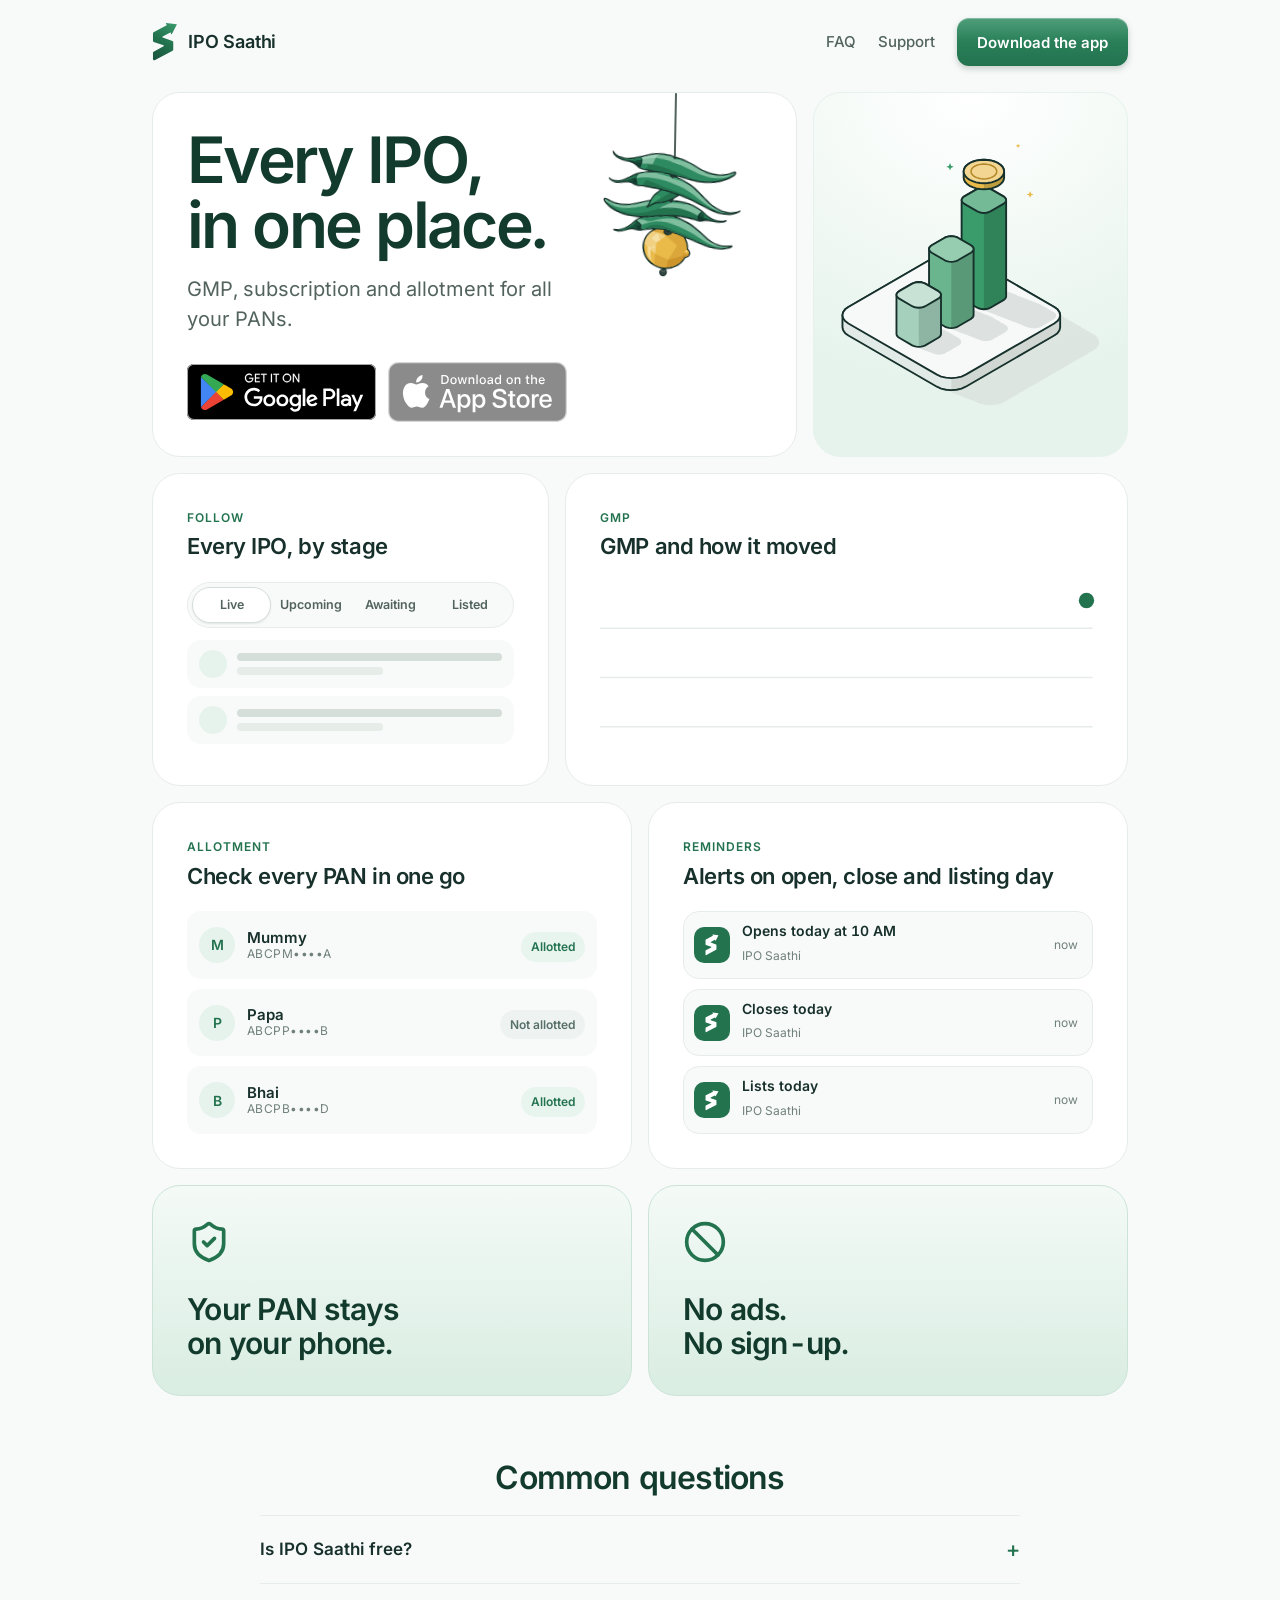
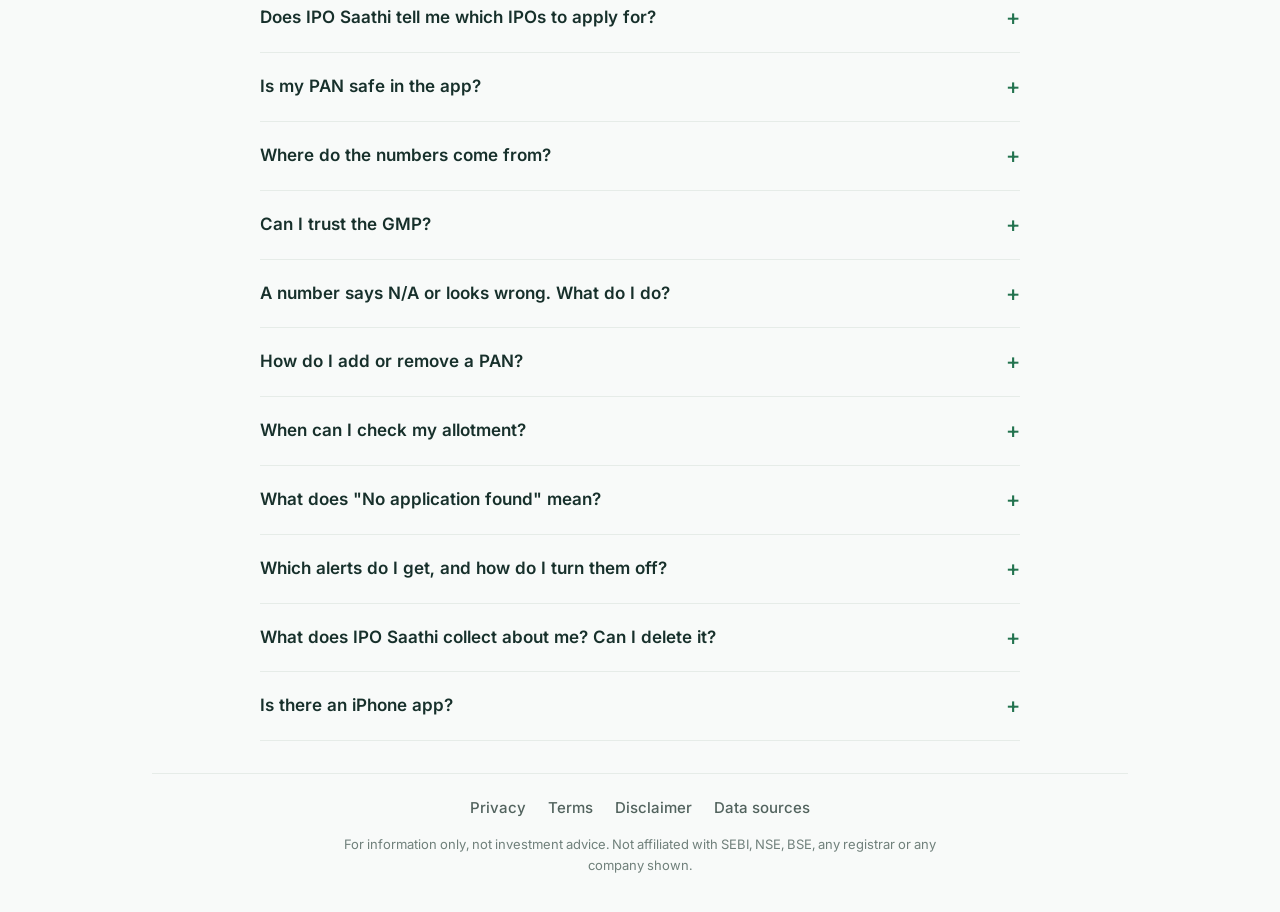
<file: index.html>
<!doctype html>
<html lang="en-IN">
<head>
<meta charset="utf-8">
<meta name="viewport" content="width=device-width, initial-scale=1">
<title>IPO Saathi</title>
<meta name="description" content="IPO GMP, subscription and allotment for all your PANs. No ads. No sign-up.">
<link rel="canonical" href="https://iposaathi.com/">
<meta property="og:type" content="website">
<meta property="og:site_name" content="IPO Saathi">
<meta property="og:title" content="IPO Saathi">
<meta property="og:description" content="IPO GMP, subscription and allotment for all your PANs. No ads. No sign-up.">
<meta property="og:url" content="https://iposaathi.com/">
<meta property="og:image" content="https://iposaathi.com/assets/og.png">
<meta name="twitter:card" content="summary_large_image">
<meta name="theme-color" content="#F8FAF9">
<link rel="icon" type="image/png" sizes="32x32" href="assets/favicon-32.png">
<link rel="icon" type="image/svg+xml" href="assets/favicon.svg">
<link rel="apple-touch-icon" href="assets/apple-touch-icon.png">
<link rel="preload" href="assets/fonts/inter-400Regular.woff2" as="font" type="font/woff2" crossorigin>
<link rel="preload" href="assets/fonts/inter-600SemiBold.woff2" as="font" type="font/woff2" crossorigin>
<link rel="stylesheet" href="style.css">
</head>
<body data-page="home" class="home">
<a class="skip" href="#main">Skip to content</a>
<div class="wrap">
  <header class="top"><a class="brand" data-track="logo" href="./"><img src="assets/logo.svg" alt="" width="26" height="39">IPO Saathi</a><nav class="nav" aria-label="Main"><a data-track="faq_header" href="#faq">FAQ</a><a data-track="support_header" href="support/">Support</a><a class="cta" data-track="download_header" href="#download">Download the app</a></nav></header>

  <main id="main" class="grid">
    <section id="download" class="t t-hero reveal" style="--i:0" data-charm>
      <div class="charm" aria-hidden="true"><i class="thread"></i><div class="art"><img src="assets/charm.svg" alt="" width="160" height="134"></div></div>
      <div class="copy">
        <h1>Every IPO, in one place.</h1>
        <p>GMP, subscription and allotment for all your PANs.</p>
      </div>
      <div class="stores">
        <img data-track="download_badge" src="assets/google-play-badge.svg" alt="Get it on Google Play (coming soon)" width="239" height="71">
        <img class="soon" src="assets/app-store-badge.svg" alt="Download on the App Store (coming soon)" width="120" height="40">
      </div>
    </section>
    <section class="t t-art reveal" style="--i:1"><img src="assets/hero.svg" alt="" width="322" height="326"></section>

    <section class="t t-tabs reveal" style="--i:2">
      <p class="k">Follow</p>
      <h2>Every IPO, by stage</h2>
      <div class="vis" aria-hidden="true">
        <div class="seg"><span class="ind"></span><b>Live</b><b>Upcoming</b><b>Awaiting</b><b>Listed</b></div>
        <div class="skel"><div><i></i><span><u></u><u></u></span></div><div><i></i><span><u></u><u></u></span></div></div>
      </div>
    </section>

    <section class="t t-gmp reveal" style="--i:3">
      <p class="k">GMP</p>
      <h2>GMP and how it moved</h2>
      <div class="vis" aria-hidden="true">
        <svg class="spark" viewBox="0 0 320 110" role="presentation">
          <defs><linearGradient id="gmpFill" x1="0" y1="0" x2="0" y2="1"><stop offset="0" stop-color="#23734F" stop-opacity=".22"/><stop offset="1" stop-color="#23734F" stop-opacity="0"/></linearGradient></defs>
          <line class="grid-l" x1="0" x2="320" y1="30" y2="30"/><line class="grid-l" x1="0" x2="320" y1="62" y2="62"/><line class="grid-l" x1="0" x2="320" y1="94" y2="94"/>
          <path class="ar" d="M4 86 C40 82 56 70 90 72 S140 50 172 54 S226 34 256 38 S300 14 316 12 L316 110 L4 110 Z"/>
          <path class="ln" pathLength="1" d="M4 86 C40 82 56 70 90 72 S140 50 172 54 S226 34 256 38 S300 14 316 12"/>
          <circle class="ring" cx="316" cy="12" r="5"/><circle class="dot" cx="316" cy="12" r="5"/>
        </svg>
      </div>
    </section>




    <section class="t t-family reveal" style="--i:7">
      <p class="k">Allotment</p>
      <h2>Check every PAN in one go</h2>
      <div class="vis fam" aria-hidden="true">
        <div class="row" style="--n:0"><div class="av">M</div><div class="nm">Mummy<small>ABCPM&bull;&bull;&bull;&bull;A</small></div><div class="chips"><span class="chip wait">Checking</span><span class="chip yes">Allotted</span></div></div>
        <div class="row" style="--n:1"><div class="av">P</div><div class="nm">Papa<small>ABCPP&bull;&bull;&bull;&bull;B</small></div><div class="chips"><span class="chip wait">Checking</span><span class="chip no">Not allotted</span></div></div>
        <div class="row" style="--n:2"><div class="av">B</div><div class="nm">Bhai<small>ABCPB&bull;&bull;&bull;&bull;D</small></div><div class="chips"><span class="chip wait">Checking</span><span class="chip yes">Allotted</span></div></div>
      </div>
    </section>

    <section class="t t-remind reveal" style="--i:8">
      <p class="k">Reminders</p>
      <h2>Alerts on open, close and listing day</h2>
      <div class="vis notifs" aria-hidden="true">
        <div class="n" style="--n:0"><span class="ic"><img src="assets/logo-white.svg" alt="" width="14" height="21"></span><span><b>Opens today at 10 AM</b><small>IPO Saathi</small></span><time>now</time></div>
        <div class="n" style="--n:1"><span class="ic"><img src="assets/logo-white.svg" alt="" width="14" height="21"></span><span><b>Closes today</b><small>IPO Saathi</small></span><time>now</time></div>
        <div class="n" style="--n:2"><span class="ic"><img src="assets/logo-white.svg" alt="" width="14" height="21"></span><span><b>Lists today</b><small>IPO Saathi</small></span><time>now</time></div>
      </div>
    </section>

    <section class="t t-private reveal" style="--i:9">
      <div class="ico"><svg viewBox="0 0 24 24" fill="none" stroke="currentColor" stroke-width="2" stroke-linecap="round" stroke-linejoin="round" aria-hidden="true"><path d="M20 13c0 5-3.5 7.5-7.66 8.95a1 1 0 0 1-.67-.01C7.5 20.5 4 18 4 13V6a1 1 0 0 1 1-1c2 0 4.5-1.2 6.24-2.72a1.17 1.17 0 0 1 1.52 0C14.51 3.81 17 5 19 5a1 1 0 0 1 1 1z"/><path class="draw" pathLength="1" d="m9 12 2 2 4-4"/></svg></div>
      <p>Your PAN stays<br>on your phone.</p>
    </section>

    <section class="t t-free reveal" style="--i:10">
      <div class="ico"><svg viewBox="0 0 24 24" fill="none" stroke="currentColor" stroke-width="2" stroke-linecap="round" stroke-linejoin="round" aria-hidden="true"><circle cx="12" cy="12" r="10"/><path class="draw" pathLength="1" d="m4.9 4.9 14.2 14.2"/></svg></div>
      <p>No ads.<br>No sign-up.</p>
    </section>
  </main>

  <section id="faq" class="faq">
    <h2>Common questions</h2>
      <details name="faq"><summary>Is IPO Saathi free?</summary><p>Yes. There are no ads, no sign-up and no payments.</p></details>
      <details name="faq"><summary>Does IPO Saathi tell me which IPOs to apply for?</summary><p>No. It shows public information only. It does not rate IPOs or give advice. It also does not take applications or money. You apply through your own broker or bank. See the <a href="disclaimer/">Disclaimer</a>.</p></details>
      <details name="faq"><summary>Is my PAN safe in the app?</summary><p>Your PAN stays on your phone, in its secure storage. The registrar needs the PAN to find your application. The app sends it to the registrar only when you tap Check allotment. It never goes to our servers. We do not see your PAN, your nicknames or your results. See the <a href="privacy/">Privacy Policy</a>.</p></details>
      <details name="faq"><summary>Where do the numbers come from?</summary><p>IPO details come from NSE, BSE and SEBI filings. Subscription comes from the exchanges' bidding data. GMP comes from public grey-market trackers. Allotment results come from the registrar. See <a href="data-sources/">Data sources</a> for each number.</p></details>
      <details name="faq"><summary>Can I trust the GMP?</summary><p>GMP is the grey market premium. It is an informal price that traders pay above the issue price. No exchange or regulator issues it. It can differ a lot from the real listing price. A high GMP does not mean an IPO will list at a gain. It is a signal, not a promise.</p></details>
      <details name="faq"><summary>A number says N/A or looks wrong. What do I do?</summary><p>N/A means the source has not published the number yet, or we could not match it with confidence. We show N/A instead of a guess. A new IPO often shows N/A in its first hours. If a number looks wrong, check the exchange page or the offer document first. Then write to hello@iposaathi.com with the company name and the number.</p></details>
      <details name="faq"><summary>How do I add or remove a PAN?</summary><p>To add a PAN, open the Allotment tab and tap the plus button. Give it a nickname, such as Mummy or Papa. To remove one PAN, tap the remove icon next to it, then tap Remove. To remove all PANs, go to Profile and choose Delete all saved PANs.</p></details>
      <details name="faq"><summary>When can I check my allotment?</summary><p>Check after the registrar publishes the results. This is usually in the evening of the allotment date. Before that, the app says the results are not out. Tap Check again after a few minutes. If you saved a PAN and the allotment alert is on, the app sends an alert when the results are out.</p></details>
      <details name="faq"><summary>What does "No application found" mean?</summary><p>The registrar has no application under that PAN. This has two common causes. You applied with a different PAN, or the registrar has not published the results yet. Check the PAN first. Then tap Check again later. If both are correct, ask your broker or the registrar.</p></details>
      <details name="faq"><summary>Which alerts do I get, and how do I turn them off?</summary><p>You can get four alerts. An IPO opens, at 9:30 AM on the first day. An IPO closes, at 9:00 AM on the last day. An IPO lists, at 9:45 AM on listing day. Your allotment results are out. If several IPOs share a day, you get one alert for all of them. To turn an alert off, go to Profile, then Notifications.</p></details>
      <details name="faq"><summary>What does IPO Saathi collect about me? Can I delete it?</summary><p>There is no account. We never ask for your name, phone number or email. We count how people use the app (screens and taps) under a random install code. We never collect your PAN or your results. To delete your usage data, go to Profile, then Feedback. The app copies your support code and opens an email. Paste the code, write that you want your data deleted and send it. We reply within 30 days. More in the <a href="privacy/#rights">Privacy Policy</a>.</p></details>
      <details name="faq"><summary>Is there an iPhone app?</summary><p>Not yet. IPO Saathi works on Android phones now.</p></details>
  </section>

  <footer class="foot">
    <ul>
      <li class="m-only"><a data-track="footer_faq" href="#faq">FAQ</a></li>
      <li class="m-only"><a data-track="footer_support" href="support/">Support</a></li>
      <li><a data-track="footer_privacy" href="privacy/">Privacy</a></li>
      <li><a data-track="footer_terms" href="terms/">Terms</a></li>
      <li><a data-track="footer_disclaimer" href="disclaimer/">Disclaimer</a></li>
      <li><a data-track="footer_data_sources" href="data-sources/">Data sources</a></li>
    </ul>
    <p>For information only, not investment advice. Not affiliated with SEBI, NSE, BSE, any registrar or any company shown.</p>
  </footer>
</div>
<script src="assets/track.js" defer></script>
<script src="assets/charm.js" defer></script>
</body>
</html>
</file>
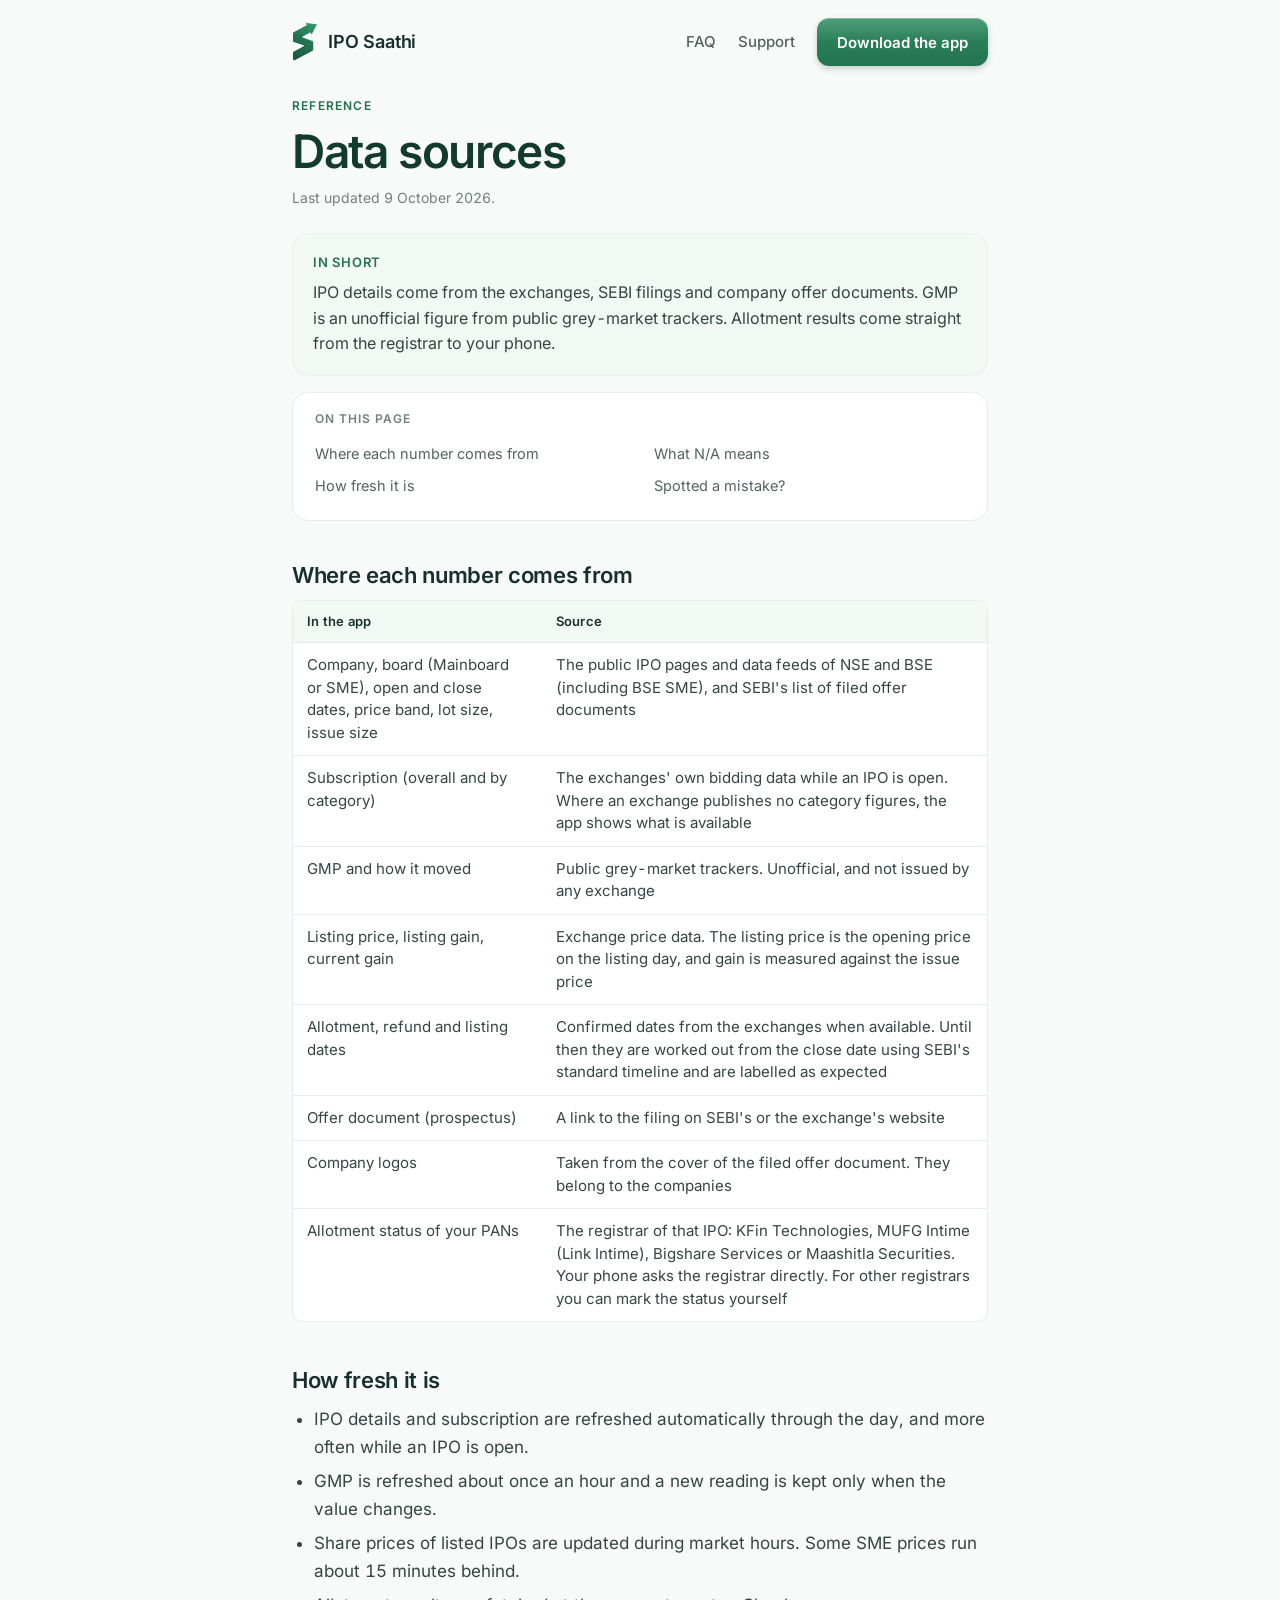
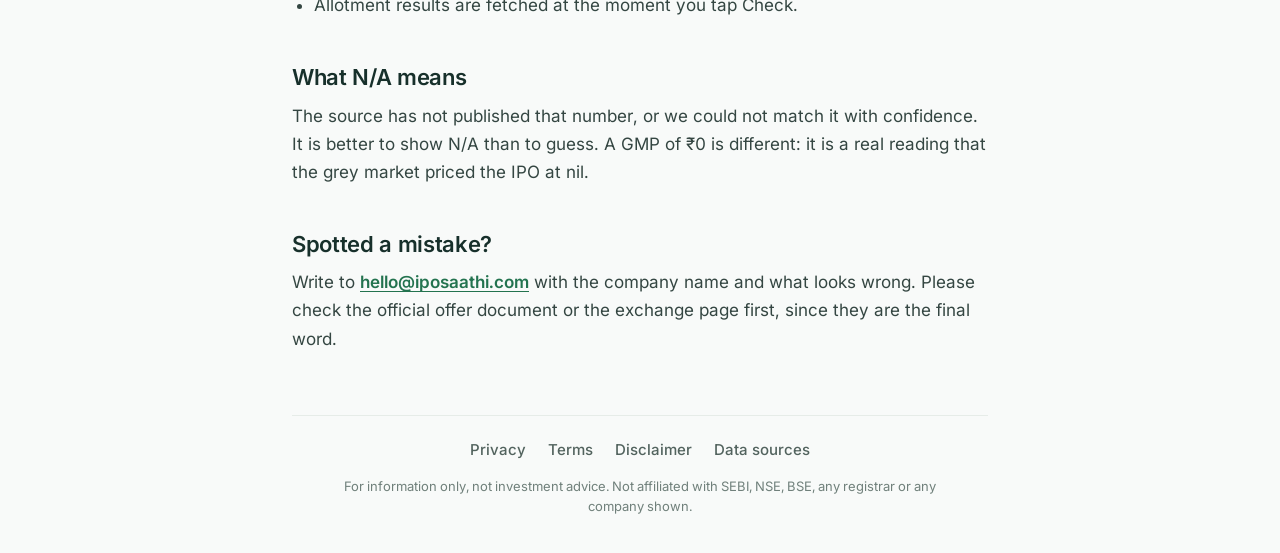
<file: data-sources/index.html>
<!doctype html>
<html lang="en-IN">
<head>
<meta charset="utf-8">
<meta name="viewport" content="width=device-width, initial-scale=1">
<title>Data sources · IPO Saathi</title>
<meta name="description" content="Where IPO Saathi gets its IPO, subscription, GMP, price and allotment information, and how fresh it is.">
<link rel="canonical" href="https://iposaathi.com/data-sources/">
<meta property="og:type" content="website">
<meta property="og:site_name" content="IPO Saathi">
<meta property="og:title" content="Data sources · IPO Saathi">
<meta property="og:url" content="https://iposaathi.com/data-sources/">
<meta property="og:image" content="https://iposaathi.com/assets/og.png">
<meta name="theme-color" content="#F8FAF9">
<link rel="icon" type="image/png" sizes="32x32" href="../assets/favicon-32.png">
<link rel="icon" type="image/svg+xml" href="../assets/favicon.svg">
<link rel="apple-touch-icon" href="../assets/apple-touch-icon.png">
<link rel="preload" href="../assets/fonts/inter-400Regular.woff2" as="font" type="font/woff2" crossorigin>
<link rel="preload" href="../assets/fonts/inter-600SemiBold.woff2" as="font" type="font/woff2" crossorigin>
<link rel="stylesheet" href="../style.css">
</head>
<body data-page="data-sources" class="doc-page">
<a class="skip" href="#main">Skip to content</a>
<div class="wrap">
  <header class="top">
    <a class="brand" data-track="logo" href="../"><img src="../assets/logo.svg" alt="" width="26" height="39">IPO Saathi</a><nav class="nav" aria-label="Main"><a data-track="faq_header" href="../#faq">FAQ</a><a data-track="support_header" href="../support/">Support</a><a class="cta" data-track="download_header" href="../#download">Download the app</a></nav>
  </header>

  <main id="main" class="doc">
    <header>
      <p class="eyebrow">Reference</p>
      <h1>Data sources</h1>
      <p class="meta">Last updated 9 October 2026.</p>
      <div class="summary">
        <h2>In short</h2>
        <p>IPO details come from the exchanges, SEBI filings and company offer documents. GMP is an unofficial figure from public grey-market trackers. Allotment results come straight from the registrar to your phone.</p>
      </div>
    </header>

    <nav class="toc" aria-label="On this page">
      <h2>On this page</h2>
      <ol>
        <li><a href="#table">Where each number comes from</a></li>
        <li><a href="#fresh">How fresh it is</a></li>
        <li><a href="#na">What N/A means</a></li>
        <li><a href="#wrong">Spotted a mistake?</a></li>
      </ol>
    </nav>

    <div class="prose">

      <h2 id="table">Where each number comes from</h2>
      <div class="table-wrap">
        <table>
          <thead><tr><th>In the app</th><th>Source</th></tr></thead>
          <tbody>
            <tr><td>Company, board (Mainboard or SME), open and close dates, price band, lot size, issue size</td><td>The public IPO pages and data feeds of NSE and BSE (including BSE SME), and SEBI's list of filed offer documents</td></tr>
            <tr><td>Subscription (overall and by category)</td><td>The exchanges' own bidding data while an IPO is open. Where an exchange publishes no category figures, the app shows what is available</td></tr>
            <tr><td>GMP and how it moved</td><td>Public grey-market trackers. Unofficial, and not issued by any exchange</td></tr>
            <tr><td>Listing price, listing gain, current gain</td><td>Exchange price data. The listing price is the opening price on the listing day, and gain is measured against the issue price</td></tr>
            <tr><td>Allotment, refund and listing dates</td><td>Confirmed dates from the exchanges when available. Until then they are worked out from the close date using SEBI's standard timeline and are labelled as expected</td></tr>
            <tr><td>Offer document (prospectus)</td><td>A link to the filing on SEBI's or the exchange's website</td></tr>
            <tr><td>Company logos</td><td>Taken from the cover of the filed offer document. They belong to the companies</td></tr>
            <tr><td>Allotment status of your PANs</td><td>The registrar of that IPO: KFin Technologies, MUFG Intime (Link Intime), Bigshare Services or Maashitla Securities. Your phone asks the registrar directly. For other registrars you can mark the status yourself</td></tr>
          </tbody>
        </table>
      </div>

      <h2 id="fresh">How fresh it is</h2>
      <ul>
        <li>IPO details and subscription are refreshed automatically through the day, and more often while an IPO is open.</li>
        <li>GMP is refreshed about once an hour and a new reading is kept only when the value changes.</li>
        <li>Share prices of listed IPOs are updated during market hours. Some SME prices run about 15 minutes behind.</li>
        <li>Allotment results are fetched at the moment you tap Check.</li>
      </ul>

      <h2 id="na">What N/A means</h2>
      <p>The source has not published that number, or we could not match it with confidence. It is better to show N/A than to guess. A GMP of ₹0 is different: it is a real reading that the grey market priced the IPO at nil.</p>

      <h2 id="wrong">Spotted a mistake?</h2>
      <p>Write to <a class="mail" href="mailto:hello@iposaathi.com?subject=IPO%20Saathi">hello@iposaathi.com</a> with the company name and what looks wrong. Please check the official offer document or the exchange page first, since they are the final word.</p>
    </div>
  </main>

  <footer class="foot">
    <ul>
      <li class="m-only"><a data-track="footer_faq" href="../#faq">FAQ</a></li>
      <li class="m-only"><a data-track="footer_support" href="../support/">Support</a></li>
      <li><a data-track="footer_privacy" href="../privacy/">Privacy</a></li>
      <li><a data-track="footer_terms" href="../terms/">Terms</a></li>
      <li><a data-track="footer_disclaimer" href="../disclaimer/">Disclaimer</a></li>
      <li><a data-track="footer_data_sources" href="../data-sources/">Data sources</a></li>
    </ul>
    <p>For information only, not investment advice. Not affiliated with SEBI, NSE, BSE, any registrar or any company shown.</p>
  </footer>
</div>
<script src="../assets/track.js" defer></script>
</body>
</html>
</file>
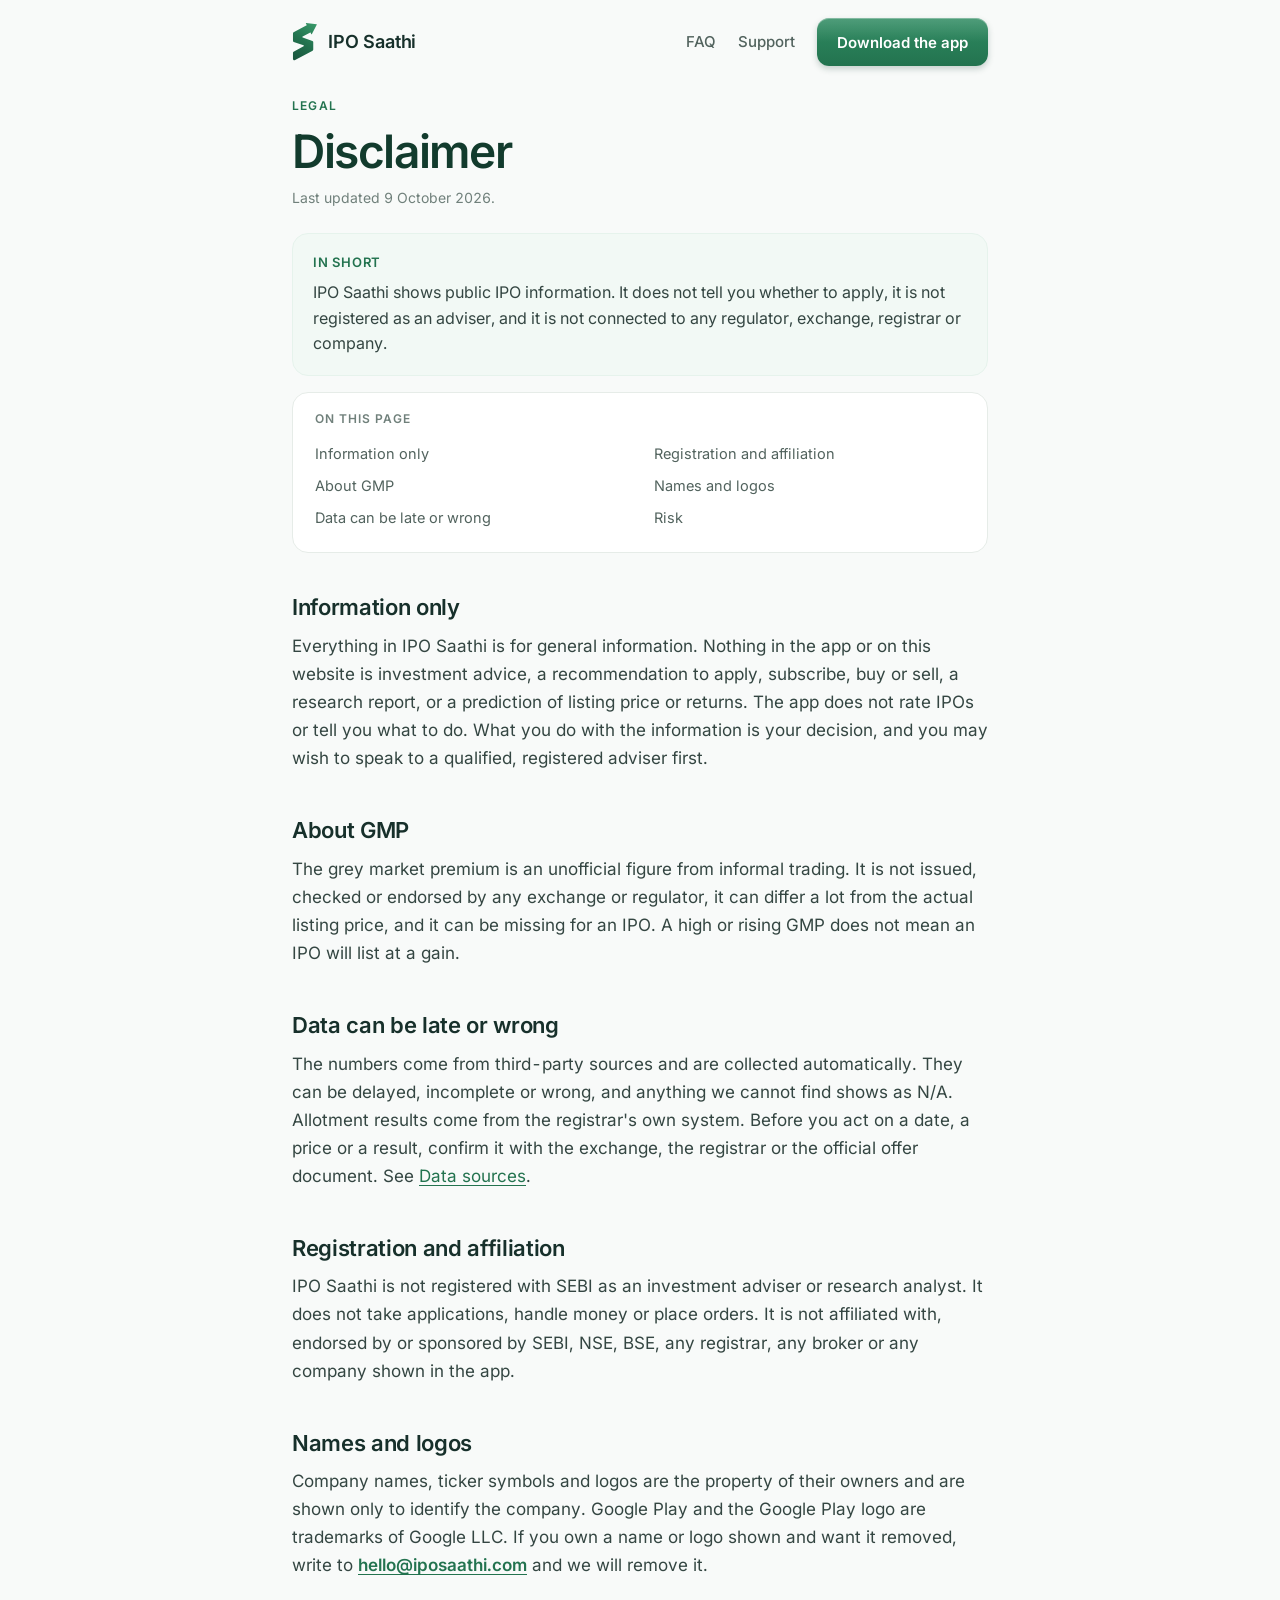
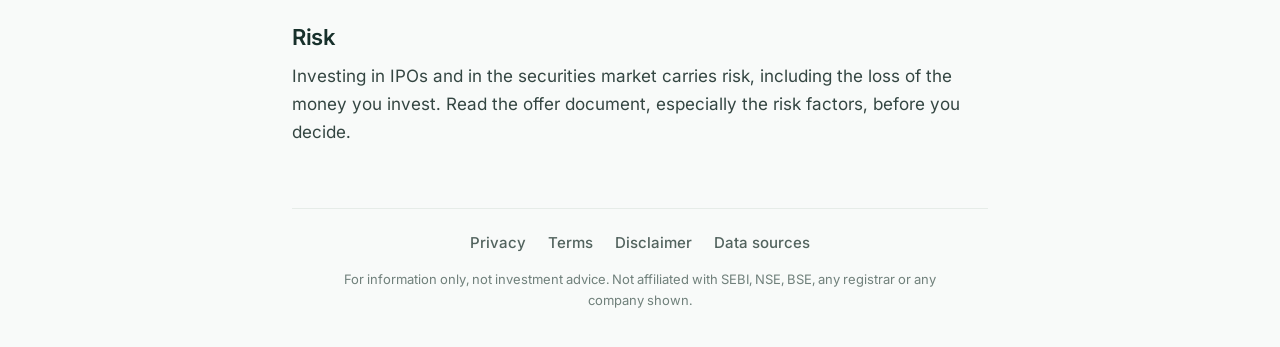
<file: disclaimer/index.html>
<!doctype html>
<html lang="en-IN">
<head>
<meta charset="utf-8">
<meta name="viewport" content="width=device-width, initial-scale=1">
<title>Disclaimer · IPO Saathi</title>
<meta name="description" content="IPO Saathi is information only, not investment advice, and is not affiliated with SEBI, exchanges, registrars or companies.">
<link rel="canonical" href="https://iposaathi.com/disclaimer/">
<meta property="og:type" content="website">
<meta property="og:site_name" content="IPO Saathi">
<meta property="og:title" content="Disclaimer · IPO Saathi">
<meta property="og:url" content="https://iposaathi.com/disclaimer/">
<meta property="og:image" content="https://iposaathi.com/assets/og.png">
<meta name="theme-color" content="#F8FAF9">
<link rel="icon" type="image/png" sizes="32x32" href="../assets/favicon-32.png">
<link rel="icon" type="image/svg+xml" href="../assets/favicon.svg">
<link rel="apple-touch-icon" href="../assets/apple-touch-icon.png">
<link rel="preload" href="../assets/fonts/inter-400Regular.woff2" as="font" type="font/woff2" crossorigin>
<link rel="preload" href="../assets/fonts/inter-600SemiBold.woff2" as="font" type="font/woff2" crossorigin>
<link rel="stylesheet" href="../style.css">
</head>
<body data-page="disclaimer" class="doc-page">
<a class="skip" href="#main">Skip to content</a>
<div class="wrap">
  <header class="top">
    <a class="brand" data-track="logo" href="../"><img src="../assets/logo.svg" alt="" width="26" height="39">IPO Saathi</a><nav class="nav" aria-label="Main"><a data-track="faq_header" href="../#faq">FAQ</a><a data-track="support_header" href="../support/">Support</a><a class="cta" data-track="download_header" href="../#download">Download the app</a></nav>
  </header>

  <main id="main" class="doc">
    <header>
      <p class="eyebrow">Legal</p>
      <h1>Disclaimer</h1>
      <p class="meta">Last updated 9 October 2026.</p>
      <div class="summary">
        <h2>In short</h2>
        <p>IPO Saathi shows public IPO information. It does not tell you whether to apply, it is not registered as an adviser, and it is not connected to any regulator, exchange, registrar or company.</p>
      </div>
    </header>

    <nav class="toc" aria-label="On this page">
      <h2>On this page</h2>
      <ol>
        <li><a href="#info">Information only</a></li>
        <li><a href="#gmp">About GMP</a></li>
        <li><a href="#data">Data can be late or wrong</a></li>
        <li><a href="#reg">Registration and affiliation</a></li>
        <li><a href="#logos">Names and logos</a></li>
        <li><a href="#risk">Risk</a></li>
      </ol>
    </nav>

    <div class="prose">

      <h2 id="info">Information only</h2>
      <p>Everything in IPO Saathi is for general information. Nothing in the app or on this website is investment advice, a recommendation to apply, subscribe, buy or sell, a research report, or a prediction of listing price or returns. The app does not rate IPOs or tell you what to do. What you do with the information is your decision, and you may wish to speak to a qualified, registered adviser first.</p>

      <h2 id="gmp">About GMP</h2>
      <p>The grey market premium is an unofficial figure from informal trading. It is not issued, checked or endorsed by any exchange or regulator, it can differ a lot from the actual listing price, and it can be missing for an IPO. A high or rising GMP does not mean an IPO will list at a gain.</p>

      <h2 id="data">Data can be late or wrong</h2>
      <p>The numbers come from third-party sources and are collected automatically. They can be delayed, incomplete or wrong, and anything we cannot find shows as N/A. Allotment results come from the registrar's own system. Before you act on a date, a price or a result, confirm it with the exchange, the registrar or the official offer document. See <a href="../data-sources/">Data sources</a>.</p>

      <h2 id="reg">Registration and affiliation</h2>
      <p>IPO Saathi is not registered with SEBI as an investment adviser or research analyst. It does not take applications, handle money or place orders. It is not affiliated with, endorsed by or sponsored by SEBI, NSE, BSE, any registrar, any broker or any company shown in the app.</p>

      <h2 id="logos">Names and logos</h2>
      <p>Company names, ticker symbols and logos are the property of their owners and are shown only to identify the company. Google Play and the Google Play logo are trademarks of Google LLC. If you own a name or logo shown and want it removed, write to <a class="mail" href="mailto:hello@iposaathi.com?subject=IPO%20Saathi">hello@iposaathi.com</a> and we will remove it.</p>

      <h2 id="risk">Risk</h2>
      <p>Investing in IPOs and in the securities market carries risk, including the loss of the money you invest. Read the offer document, especially the risk factors, before you decide.</p>
    </div>
  </main>

  <footer class="foot">
    <ul>
      <li class="m-only"><a data-track="footer_faq" href="../#faq">FAQ</a></li>
      <li class="m-only"><a data-track="footer_support" href="../support/">Support</a></li>
      <li><a data-track="footer_privacy" href="../privacy/">Privacy</a></li>
      <li><a data-track="footer_terms" href="../terms/">Terms</a></li>
      <li><a data-track="footer_disclaimer" href="../disclaimer/">Disclaimer</a></li>
      <li><a data-track="footer_data_sources" href="../data-sources/">Data sources</a></li>
    </ul>
    <p>For information only, not investment advice. Not affiliated with SEBI, NSE, BSE, any registrar or any company shown.</p>
  </footer>
</div>
<script src="../assets/track.js" defer></script>
</body>
</html>
</file>
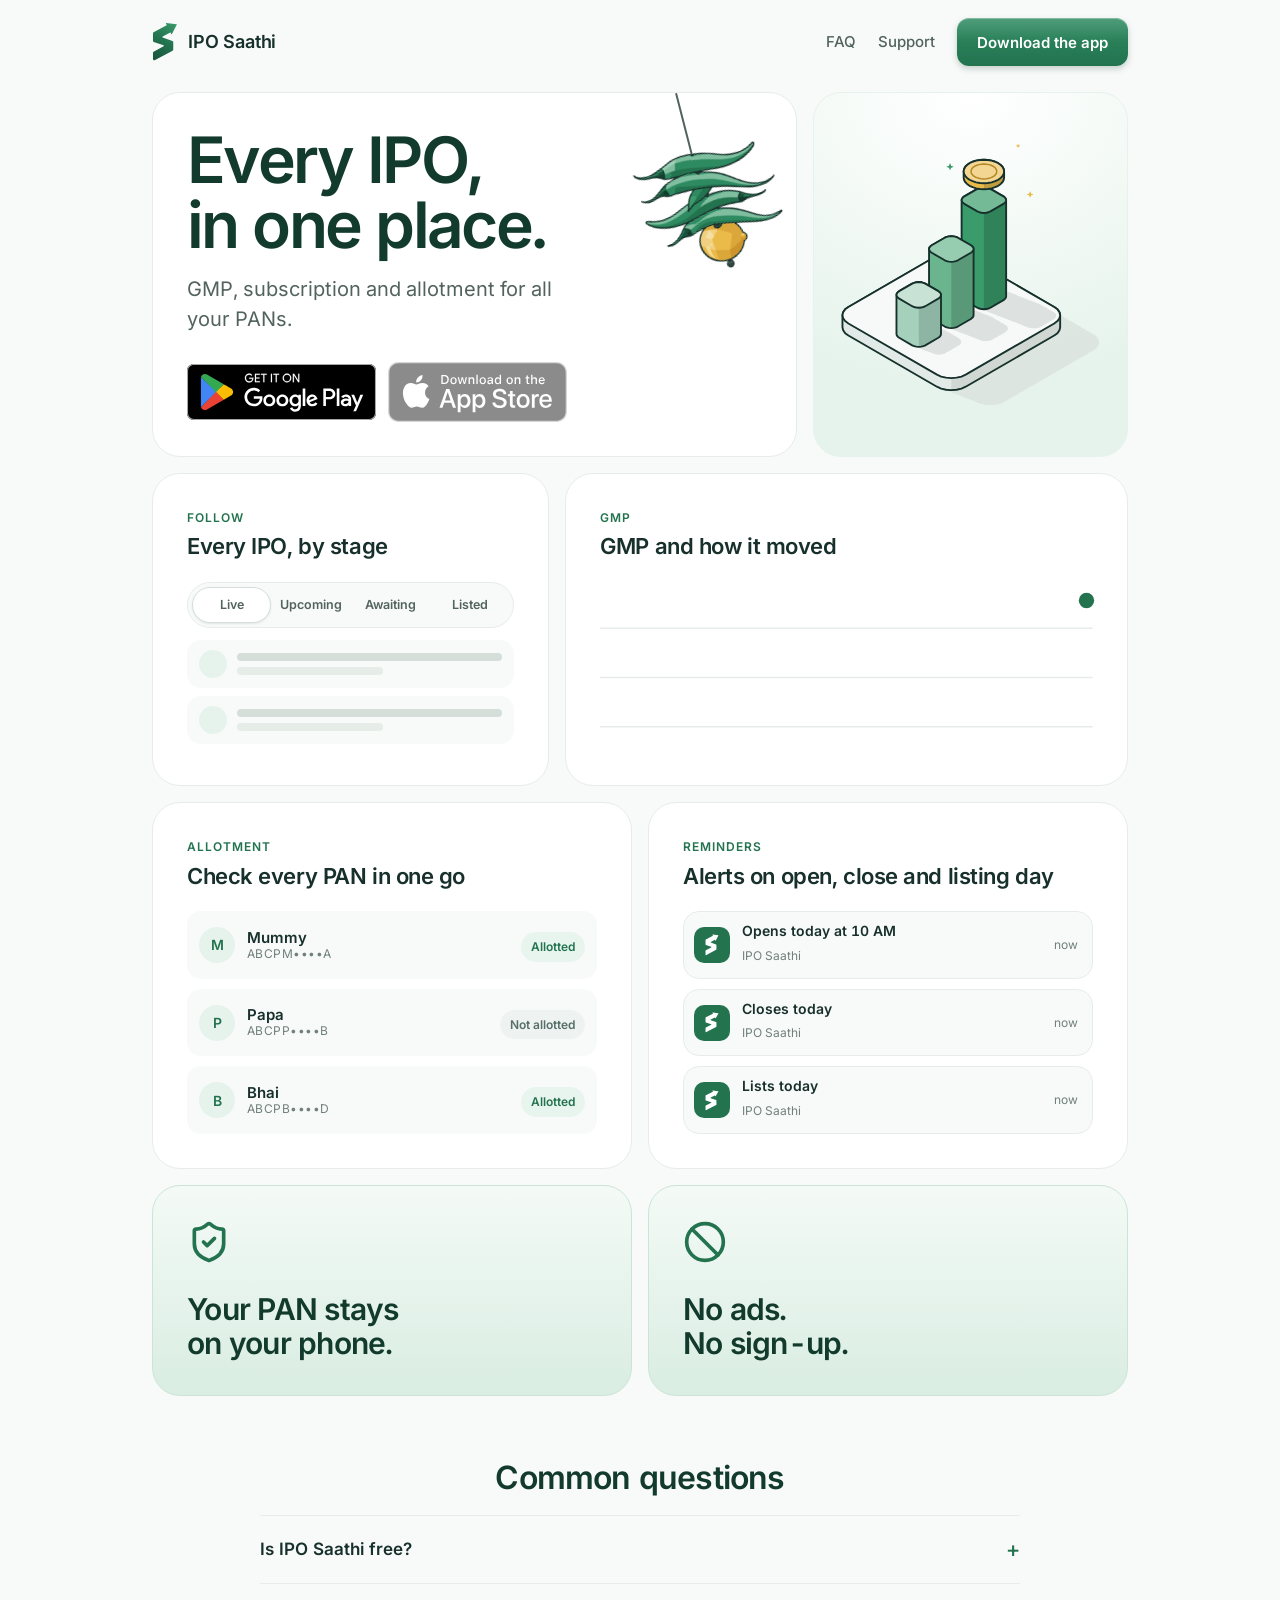
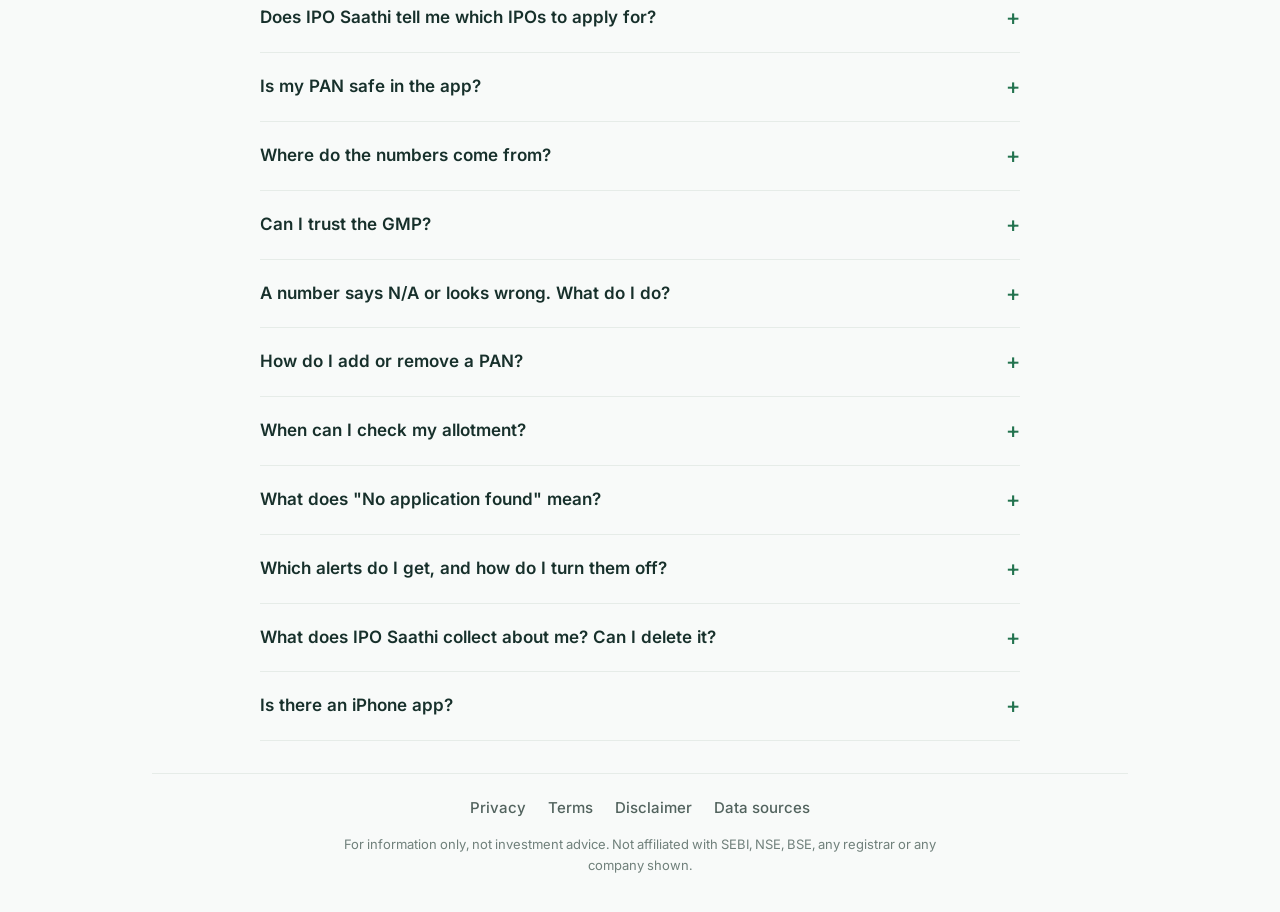
<file: faq/index.html>
<!doctype html>
<html lang="en-IN">
<head>
<meta charset="utf-8">
<title>FAQ · IPO Saathi</title>
<meta name="viewport" content="width=device-width, initial-scale=1">
<meta http-equiv="refresh" content="0; url=../#faq">
<link rel="canonical" href="../#faq">
<meta name="robots" content="noindex">
<script>location.replace('../#faq');</script>
</head>
<body><p>Taking you to the <a href="../#faq">common questions</a>.</p></body>
</html>
</file>
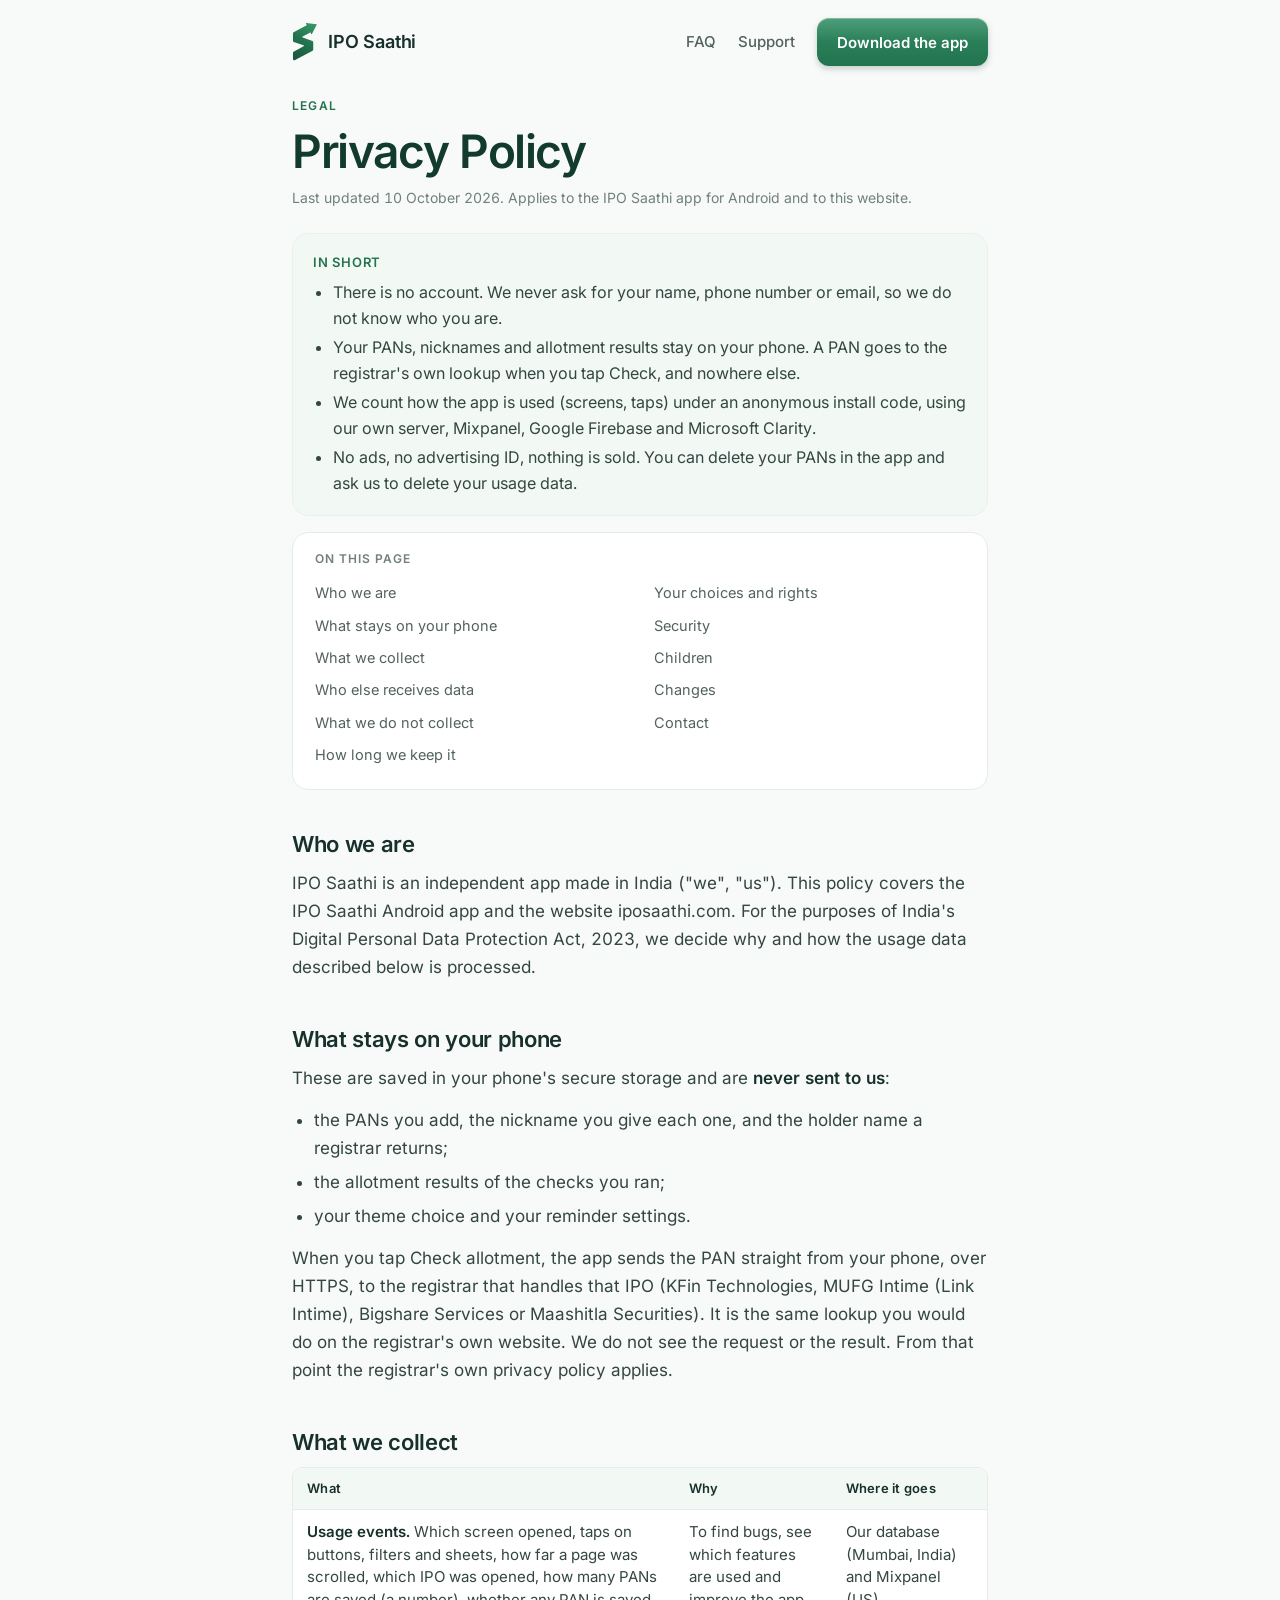
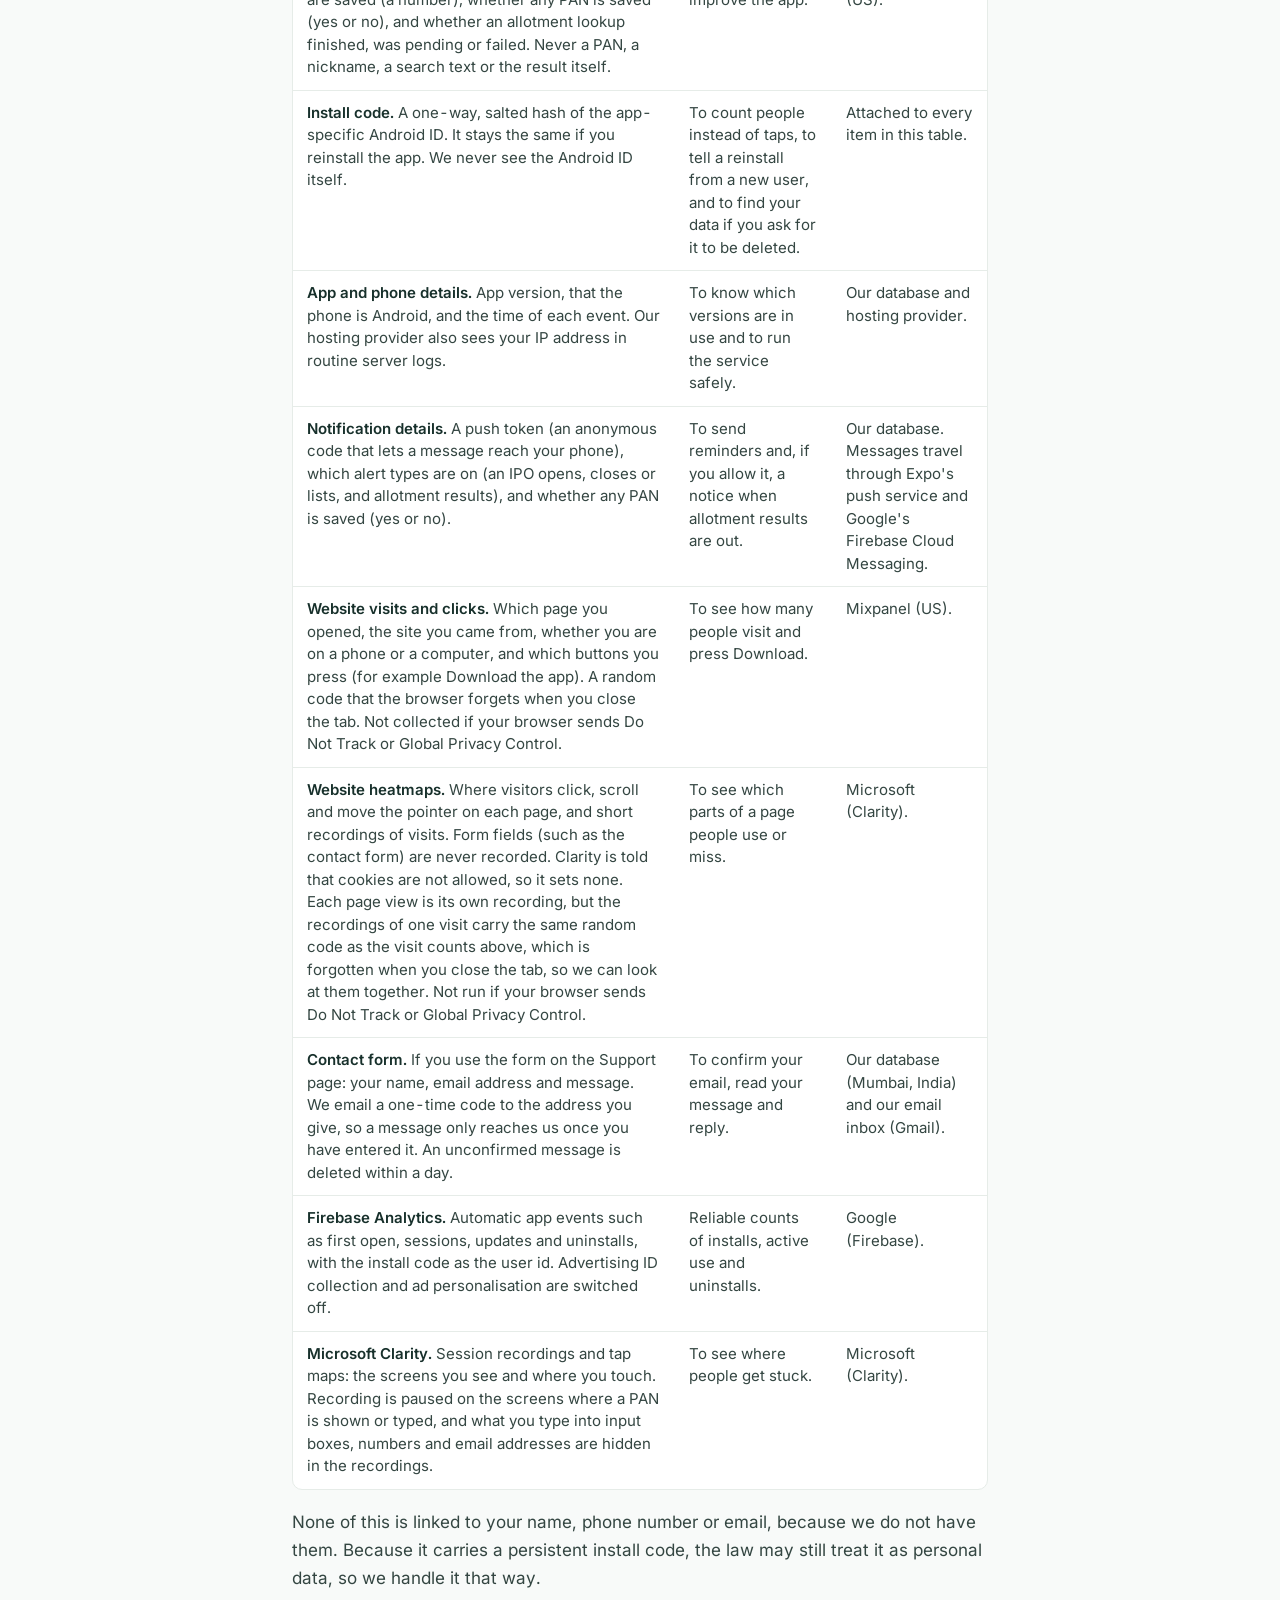
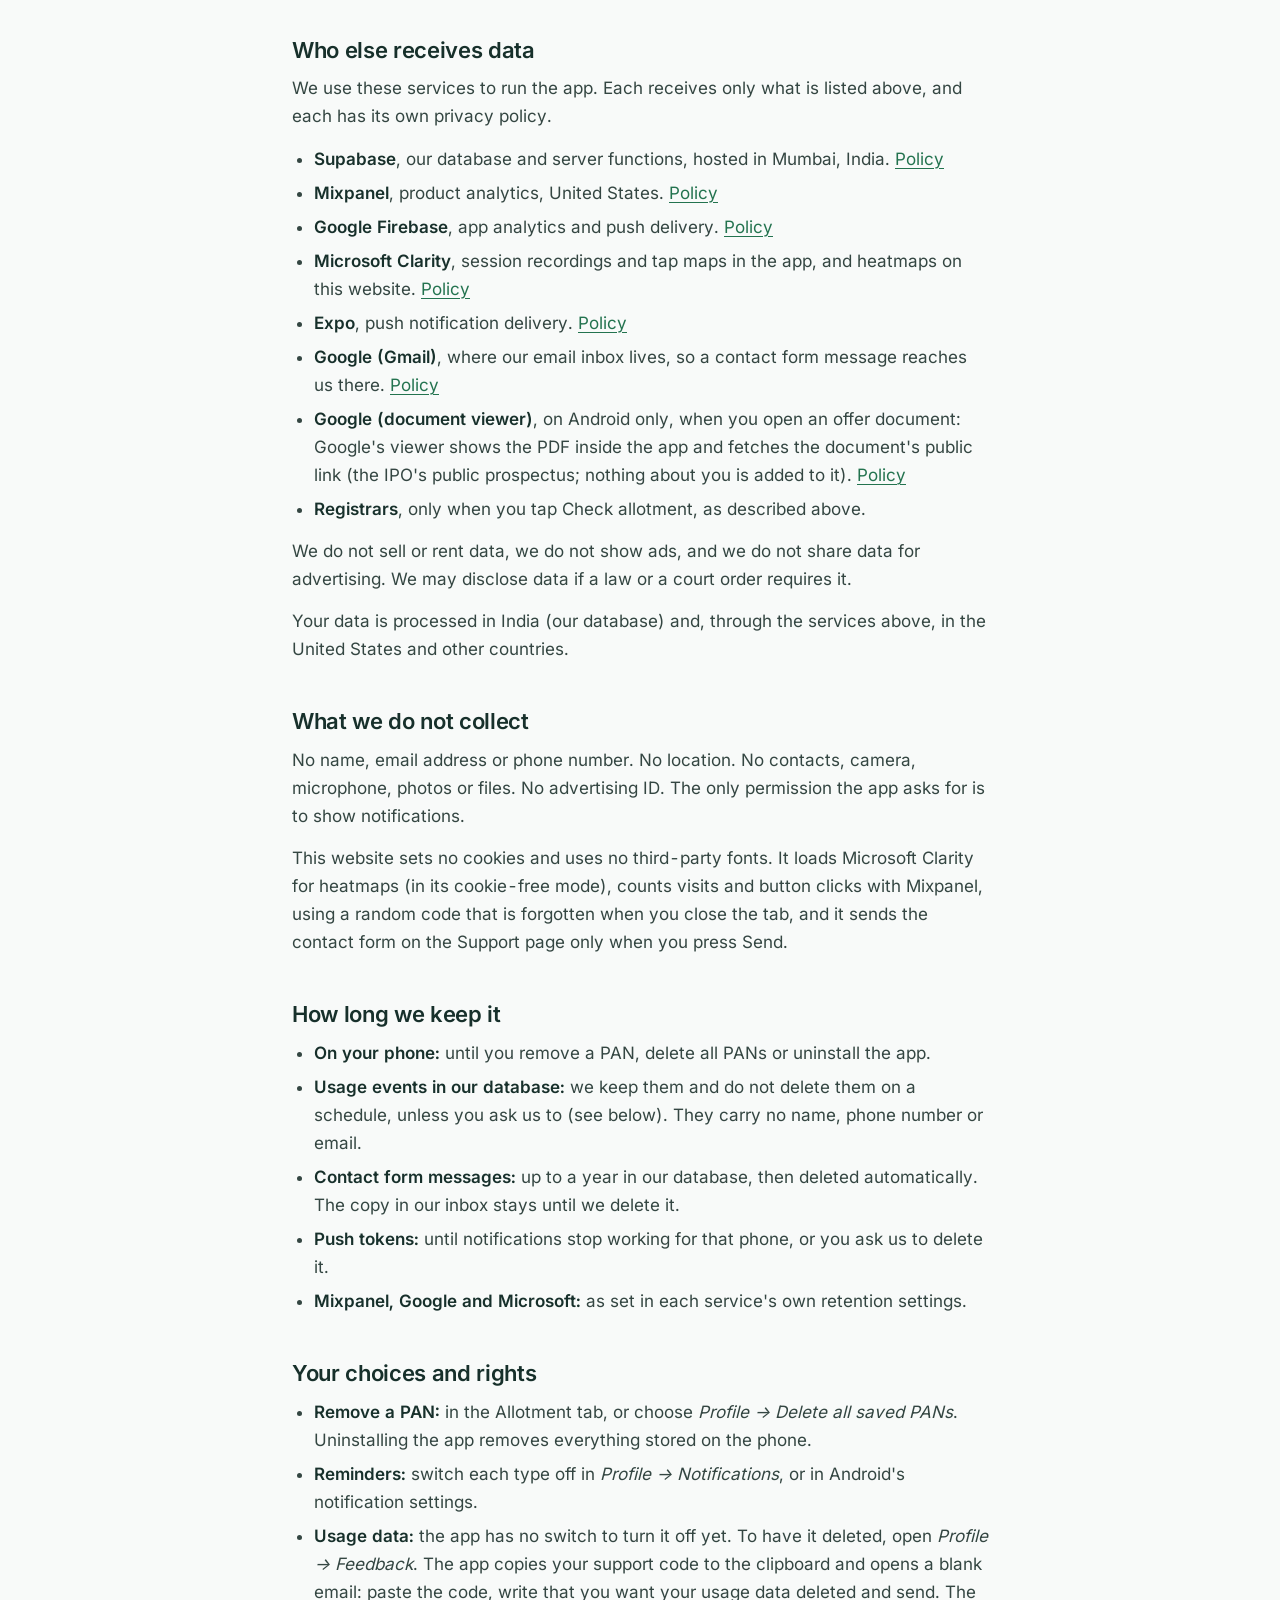
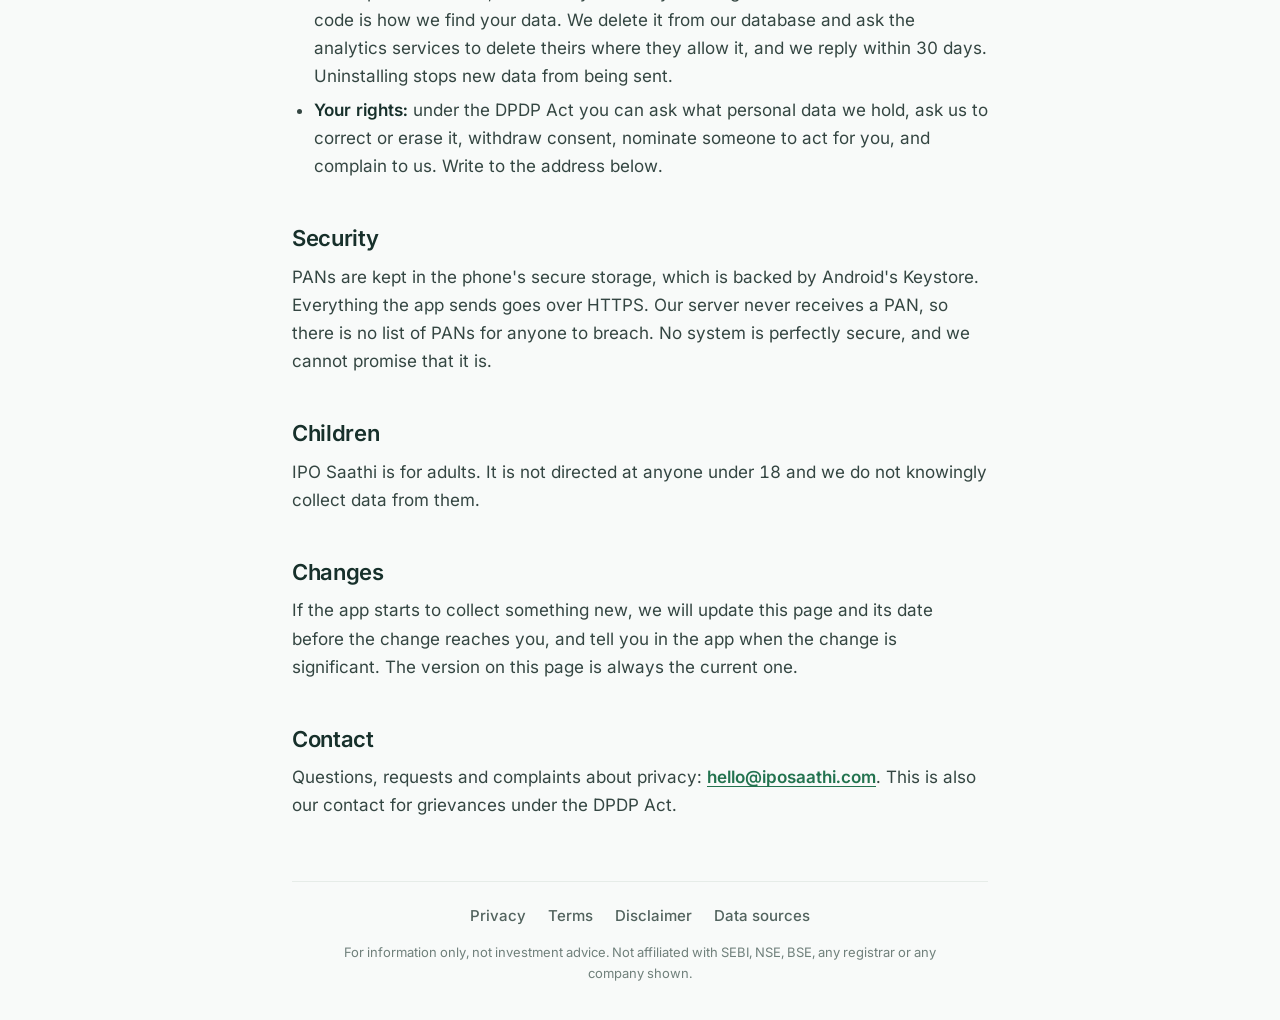
<file: privacy/index.html>
<!doctype html>
<html lang="en-IN">
<head>
<meta charset="utf-8">
<meta name="viewport" content="width=device-width, initial-scale=1">
<title>Privacy Policy · IPO Saathi</title>
<meta name="description" content="What the IPO Saathi app keeps on your phone, what it sends to us and to the services we use, and how you can have it deleted.">
<link rel="canonical" href="https://iposaathi.com/privacy/">
<meta property="og:type" content="website">
<meta property="og:site_name" content="IPO Saathi">
<meta property="og:title" content="Privacy Policy · IPO Saathi">
<meta property="og:url" content="https://iposaathi.com/privacy/">
<meta property="og:image" content="https://iposaathi.com/assets/og.png">
<meta name="theme-color" content="#F8FAF9">
<link rel="icon" type="image/png" sizes="32x32" href="../assets/favicon-32.png">
<link rel="icon" type="image/svg+xml" href="../assets/favicon.svg">
<link rel="apple-touch-icon" href="../assets/apple-touch-icon.png">
<link rel="preload" href="../assets/fonts/inter-400Regular.woff2" as="font" type="font/woff2" crossorigin>
<link rel="preload" href="../assets/fonts/inter-600SemiBold.woff2" as="font" type="font/woff2" crossorigin>
<link rel="stylesheet" href="../style.css">
</head>
<body data-page="privacy" class="doc-page">
<a class="skip" href="#main">Skip to content</a>
<div class="wrap">
  <header class="top">
    <a class="brand" data-track="logo" href="../"><img src="../assets/logo.svg" alt="" width="26" height="39">IPO Saathi</a><nav class="nav" aria-label="Main"><a data-track="faq_header" href="../#faq">FAQ</a><a data-track="support_header" href="../support/">Support</a><a class="cta" data-track="download_header" href="../#download">Download the app</a></nav>
  </header>

  <main id="main" class="doc">
    <header>
      <p class="eyebrow">Legal</p>
      <h1>Privacy Policy</h1>
      <p class="meta">Last updated 10 October 2026. Applies to the IPO Saathi app for Android and to this website.</p>
      <div class="summary">
        <h2>In short</h2>
        <ul>
          <li>There is no account. We never ask for your name, phone number or email, so we do not know who you are.</li>
          <li>Your PANs, nicknames and allotment results stay on your phone. A PAN goes to the registrar's own lookup when you tap Check, and nowhere else.</li>
          <li>We count how the app is used (screens, taps) under an anonymous install code, using our own server, Mixpanel, Google Firebase and Microsoft Clarity.</li>
          <li>No ads, no advertising ID, nothing is sold. You can delete your PANs in the app and ask us to delete your usage data.</li>
        </ul>
      </div>
    </header>

    <nav class="toc" aria-label="On this page">
      <h2>On this page</h2>
      <ol>
        <li><a href="#who">Who we are</a></li>
        <li><a href="#phone">What stays on your phone</a></li>
        <li><a href="#collect">What we collect</a></li>
        <li><a href="#share">Who else receives data</a></li>
        <li><a href="#not">What we do not collect</a></li>
        <li><a href="#keep">How long we keep it</a></li>
        <li><a href="#rights">Your choices and rights</a></li>
        <li><a href="#security">Security</a></li>
        <li><a href="#children">Children</a></li>
        <li><a href="#changes">Changes</a></li>
        <li><a href="#contact">Contact</a></li>
      </ol>
    </nav>

    <div class="prose">
      <h2 id="who">Who we are</h2>
      <p>IPO Saathi is an independent app made in India ("we", "us"). This policy covers the IPO Saathi Android app and the website iposaathi.com. For the purposes of India's Digital Personal Data Protection Act, 2023, we decide why and how the usage data described below is processed.</p>

      <h2 id="phone">What stays on your phone</h2>
      <p>These are saved in your phone's secure storage and are <strong>never sent to us</strong>:</p>
      <ul>
        <li>the PANs you add, the nickname you give each one, and the holder name a registrar returns;</li>
        <li>the allotment results of the checks you ran;</li>
        <li>your theme choice and your reminder settings.</li>
      </ul>
      <p>When you tap Check allotment, the app sends the PAN straight from your phone, over HTTPS, to the registrar that handles that IPO (KFin Technologies, MUFG Intime (Link Intime), Bigshare Services or Maashitla Securities). It is the same lookup you would do on the registrar's own website. We do not see the request or the result. From that point the registrar's own privacy policy applies.</p>

      <h2 id="collect">What we collect</h2>
      <div class="table-wrap">
        <table>
          <thead><tr><th>What</th><th>Why</th><th>Where it goes</th></tr></thead>
          <tbody>
            <tr>
              <td><strong>Usage events.</strong> Which screen opened, taps on buttons, filters and sheets, how far a page was scrolled, which IPO was opened, how many PANs are saved (a number), whether any PAN is saved (yes or no), and whether an allotment lookup finished, was pending or failed. Never a PAN, a nickname, a search text or the result itself.</td>
              <td>To find bugs, see which features are used and improve the app.</td>
              <td>Our database (Mumbai, India) and Mixpanel (US).</td>
            </tr>
            <tr>
              <td><strong>Install code.</strong> A one-way, salted hash of the app-specific Android ID. It stays the same if you reinstall the app. We never see the Android ID itself.</td>
              <td>To count people instead of taps, to tell a reinstall from a new user, and to find your data if you ask for it to be deleted.</td>
              <td>Attached to every item in this table.</td>
            </tr>
            <tr>
              <td><strong>App and phone details.</strong> App version, that the phone is Android, and the time of each event. Our hosting provider also sees your IP address in routine server logs.</td>
              <td>To know which versions are in use and to run the service safely.</td>
              <td>Our database and hosting provider.</td>
            </tr>
            <tr>
              <td><strong>Notification details.</strong> A push token (an anonymous code that lets a message reach your phone), which alert types are on (an IPO opens, closes or lists, and allotment results), and whether any PAN is saved (yes or no).</td>
              <td>To send reminders and, if you allow it, a notice when allotment results are out.</td>
              <td>Our database. Messages travel through Expo's push service and Google's Firebase Cloud Messaging.</td>
            </tr>
            <tr>
              <td><strong>Website visits and clicks.</strong> Which page you opened, the site you came from, whether you are on a phone or a computer, and which buttons you press (for example Download the app). A random code that the browser forgets when you close the tab. Not collected if your browser sends Do Not Track or Global Privacy Control.</td>
              <td>To see how many people visit and press Download.</td>
              <td>Mixpanel (US).</td>
            </tr>
            <tr>
              <td><strong>Website heatmaps.</strong> Where visitors click, scroll and move the pointer on each page, and short recordings of visits. Form fields (such as the contact form) are never recorded. Clarity is told that cookies are not allowed, so it sets none. Each page view is its own recording, but the recordings of one visit carry the same random code as the visit counts above, which is forgotten when you close the tab, so we can look at them together. Not run if your browser sends Do Not Track or Global Privacy Control.</td>
              <td>To see which parts of a page people use or miss.</td>
              <td>Microsoft (Clarity).</td>
            </tr>
            <tr>
              <td><strong>Contact form.</strong> If you use the form on the Support page: your name, email address and message. We email a one-time code to the address you give, so a message only reaches us once you have entered it. An unconfirmed message is deleted within a day.</td>
              <td>To confirm your email, read your message and reply.</td>
              <td>Our database (Mumbai, India) and our email inbox (Gmail).</td>
            </tr>
            <tr>
              <td><strong>Firebase Analytics.</strong> Automatic app events such as first open, sessions, updates and uninstalls, with the install code as the user id. Advertising ID collection and ad personalisation are switched off.</td>
              <td>Reliable counts of installs, active use and uninstalls.</td>
              <td>Google (Firebase).</td>
            </tr>
            <tr>
              <td><strong>Microsoft Clarity.</strong> Session recordings and tap maps: the screens you see and where you touch. Recording is paused on the screens where a PAN is shown or typed, and what you type into input boxes, numbers and email addresses are hidden in the recordings.</td>
              <td>To see where people get stuck.</td>
              <td>Microsoft (Clarity).</td>
            </tr>
          </tbody>
        </table>
      </div>
      <p>None of this is linked to your name, phone number or email, because we do not have them. Because it carries a persistent install code, the law may still treat it as personal data, so we handle it that way.</p>

      <h2 id="share">Who else receives data</h2>
      <p>We use these services to run the app. Each receives only what is listed above, and each has its own privacy policy.</p>
      <ul>
        <li><strong>Supabase</strong>, our database and server functions, hosted in Mumbai, India. <a href="https://supabase.com/privacy" rel="noopener">Policy</a></li>
        <li><strong>Mixpanel</strong>, product analytics, United States. <a href="https://mixpanel.com/legal/privacy-policy/" rel="noopener">Policy</a></li>
        <li><strong>Google Firebase</strong>, app analytics and push delivery. <a href="https://firebase.google.com/support/privacy" rel="noopener">Policy</a></li>
        <li><strong>Microsoft Clarity</strong>, session recordings and tap maps in the app, and heatmaps on this website. <a href="https://privacy.microsoft.com/privacystatement" rel="noopener">Policy</a></li>
        <li><strong>Expo</strong>, push notification delivery. <a href="https://expo.dev/privacy" rel="noopener">Policy</a></li>
        <li><strong>Google (Gmail)</strong>, where our email inbox lives, so a contact form message reaches us there. <a href="https://policies.google.com/privacy" rel="noopener">Policy</a></li>
        <li><strong>Google (document viewer)</strong>, on Android only, when you open an offer document: Google's viewer shows the PDF inside the app and fetches the document's public link (the IPO's public prospectus; nothing about you is added to it). <a href="https://policies.google.com/privacy" rel="noopener">Policy</a></li>
        <li><strong>Registrars</strong>, only when you tap Check allotment, as described above.</li>
      </ul>
      <p>We do not sell or rent data, we do not show ads, and we do not share data for advertising. We may disclose data if a law or a court order requires it.</p>
      <p>Your data is processed in India (our database) and, through the services above, in the United States and other countries.</p>

      <h2 id="not">What we do not collect</h2>
      <p>No name, email address or phone number. No location. No contacts, camera, microphone, photos or files. No advertising ID. The only permission the app asks for is to show notifications.</p>
      <p>This website sets no cookies and uses no third-party fonts. It loads Microsoft Clarity for heatmaps (in its cookie-free mode), counts visits and button clicks with Mixpanel, using a random code that is forgotten when you close the tab, and it sends the contact form on the Support page only when you press Send.</p>

      <h2 id="keep">How long we keep it</h2>
      <ul>
        <li><strong>On your phone:</strong> until you remove a PAN, delete all PANs or uninstall the app.</li>
        <li><strong>Usage events in our database:</strong> we keep them and do not delete them on a schedule, unless you ask us to (see below). They carry no name, phone number or email.</li>
        <li><strong>Contact form messages:</strong> up to a year in our database, then deleted automatically. The copy in our inbox stays until we delete it.</li>
        <li><strong>Push tokens:</strong> until notifications stop working for that phone, or you ask us to delete it.</li>
        <li><strong>Mixpanel, Google and Microsoft:</strong> as set in each service's own retention settings.</li>
      </ul>

      <h2 id="rights">Your choices and rights</h2>
      <ul>
        <li><strong>Remove a PAN:</strong> in the Allotment tab, or choose <em>Profile → Delete all saved PANs</em>. Uninstalling the app removes everything stored on the phone.</li>
        <li><strong>Reminders:</strong> switch each type off in <em>Profile → Notifications</em>, or in Android's notification settings.</li>
        <li><strong>Usage data:</strong> the app has no switch to turn it off yet. To have it deleted, open <em>Profile → Feedback</em>. The app copies your support code to the clipboard and opens a blank email: paste the code, write that you want your usage data deleted and send. The code is how we find your data. We delete it from our database and ask the analytics services to delete theirs where they allow it, and we reply within 30 days. Uninstalling stops new data from being sent.</li>
        <li><strong>Your rights:</strong> under the DPDP Act you can ask what personal data we hold, ask us to correct or erase it, withdraw consent, nominate someone to act for you, and complain to us. Write to the address below.</li>
      </ul>

      <h2 id="security">Security</h2>
      <p>PANs are kept in the phone's secure storage, which is backed by Android's Keystore. Everything the app sends goes over HTTPS. Our server never receives a PAN, so there is no list of PANs for anyone to breach. No system is perfectly secure, and we cannot promise that it is.</p>

      <h2 id="children">Children</h2>
      <p>IPO Saathi is for adults. It is not directed at anyone under 18 and we do not knowingly collect data from them.</p>

      <h2 id="changes">Changes</h2>
      <p>If the app starts to collect something new, we will update this page and its date before the change reaches you, and tell you in the app when the change is significant. The version on this page is always the current one.</p>

      <h2 id="contact">Contact</h2>
      <p>Questions, requests and complaints about privacy: <a class="mail" href="mailto:hello@iposaathi.com?subject=IPO%20Saathi%20privacy">hello@iposaathi.com</a>. This is also our contact for grievances under the DPDP Act.</p>
    </div>
  </main>

  <footer class="foot">
    <ul>
      <li class="m-only"><a data-track="footer_faq" href="../#faq">FAQ</a></li>
      <li class="m-only"><a data-track="footer_support" href="../support/">Support</a></li>
      <li><a data-track="footer_privacy" href="../privacy/">Privacy</a></li>
      <li><a data-track="footer_terms" href="../terms/">Terms</a></li>
      <li><a data-track="footer_disclaimer" href="../disclaimer/">Disclaimer</a></li>
      <li><a data-track="footer_data_sources" href="../data-sources/">Data sources</a></li>
    </ul>
    <p>For information only, not investment advice. Not affiliated with SEBI, NSE, BSE, any registrar or any company shown.</p>
  </footer>
</div>
<script src="../assets/track.js" defer></script>
</body>
</html>
</file>
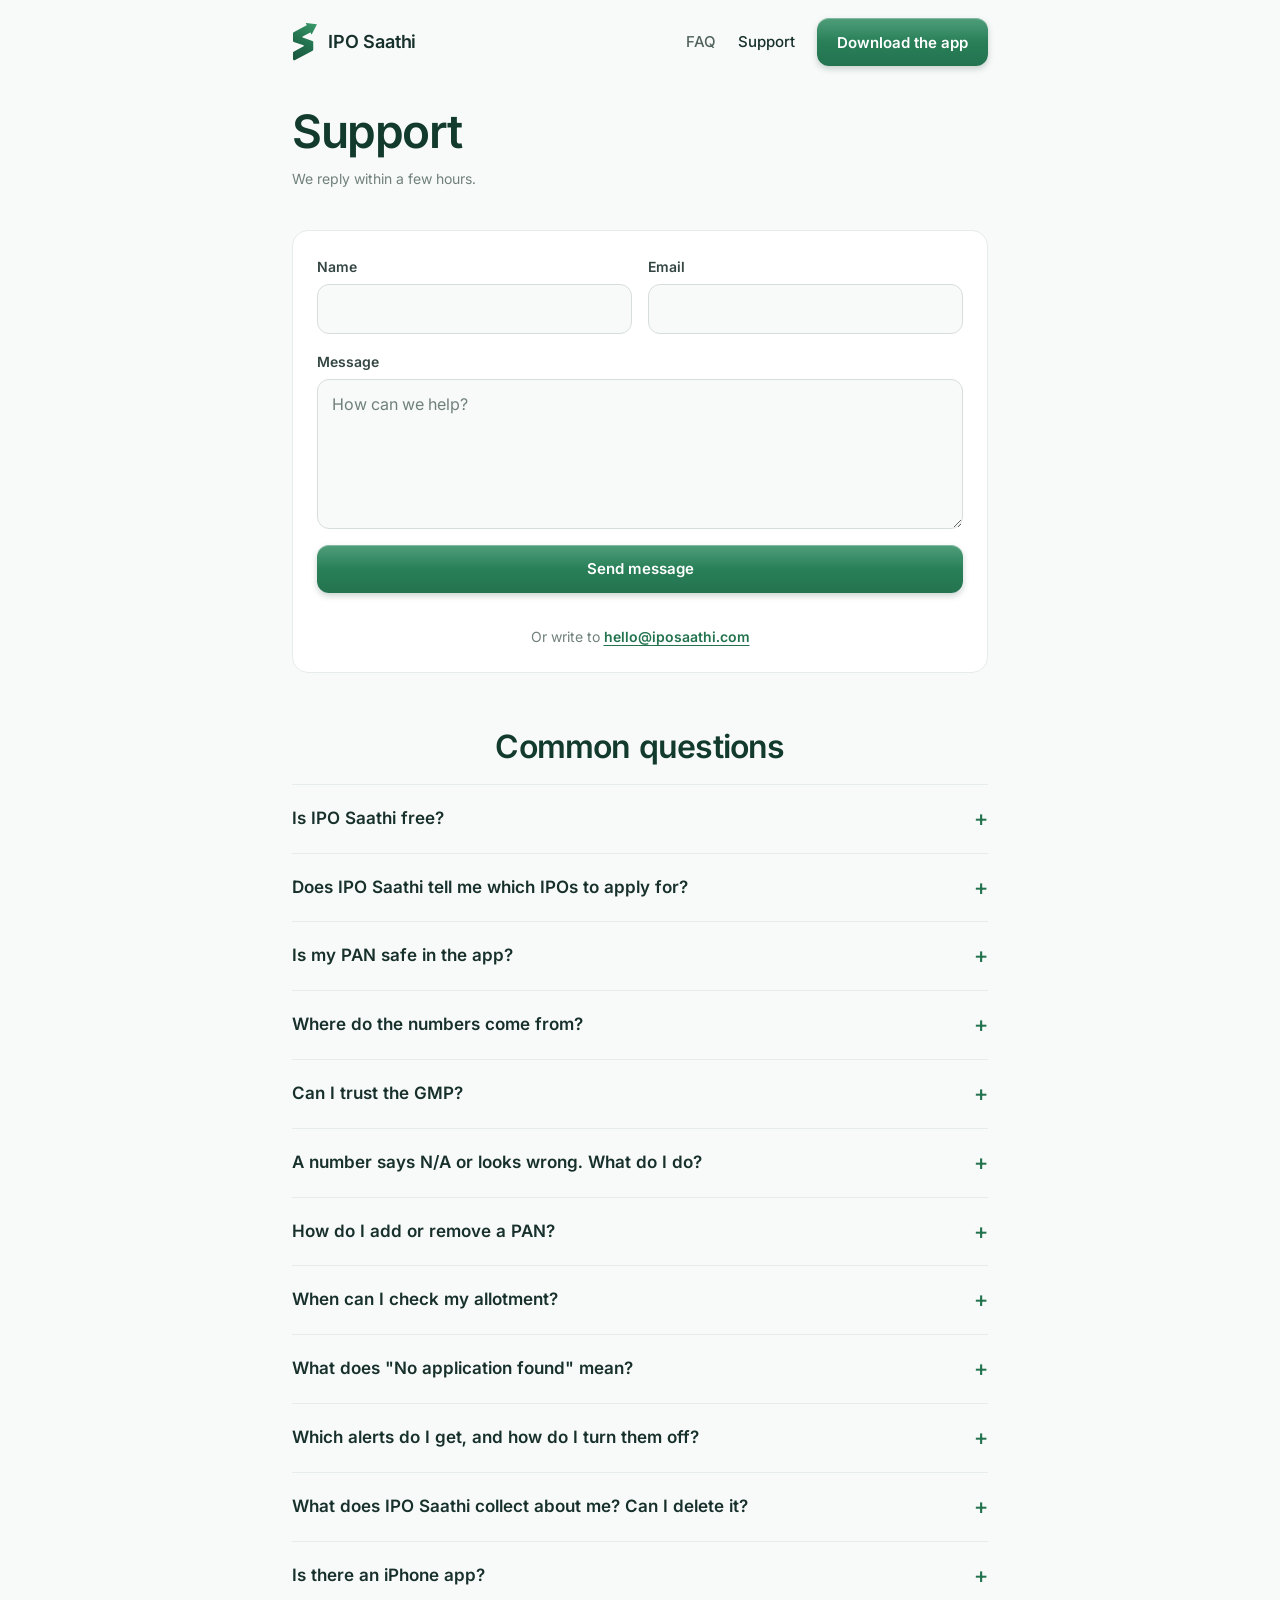
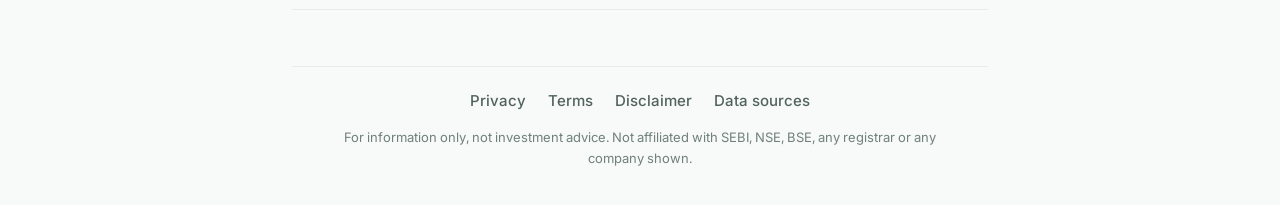
<file: support/index.html>
<!doctype html>
<html lang="en-IN">
<head>
<meta charset="utf-8">
<meta name="viewport" content="width=device-width, initial-scale=1">
<title>Support · IPO Saathi</title>
<meta name="description" content="Contact IPO Saathi and find quick answers about PANs, allotment checks, reminders and your data.">
<link rel="canonical" href="https://iposaathi.com/support/">
<meta property="og:type" content="website">
<meta property="og:site_name" content="IPO Saathi">
<meta property="og:title" content="Support · IPO Saathi">
<meta property="og:url" content="https://iposaathi.com/support/">
<meta property="og:image" content="https://iposaathi.com/assets/og.png">
<meta name="theme-color" content="#F8FAF9">
<link rel="icon" type="image/png" sizes="32x32" href="../assets/favicon-32.png">
<link rel="icon" type="image/svg+xml" href="../assets/favicon.svg">
<link rel="apple-touch-icon" href="../assets/apple-touch-icon.png">
<link rel="preload" href="../assets/fonts/inter-400Regular.woff2" as="font" type="font/woff2" crossorigin>
<link rel="preload" href="../assets/fonts/inter-600SemiBold.woff2" as="font" type="font/woff2" crossorigin>
<link rel="stylesheet" href="../style.css">
</head>
<body data-page="support" class="doc-page">
<a class="skip" href="#main">Skip to content</a>
<div class="wrap">
  <header class="top">
    <a class="brand" data-track="logo" href="../"><img src="../assets/logo.svg" alt="" width="26" height="39">IPO Saathi</a><nav class="nav" aria-label="Main"><a data-track="faq_header" href="#faq">FAQ</a><a data-track="support_header" href="../support/" aria-current="page">Support</a><a class="cta" data-track="download_header" href="../#download">Download the app</a></nav>
  </header>

  <main id="main" class="doc">
    <header>
      <h1>Support</h1>
      <p class="meta">We reply within a few hours.</p>
    </header>
    <div class="prose">
      <form id="contact" class="form" method="post" data-clarity-mask="True">
        <div class="two">
          <div class="field"><label for="c-name">Name</label><input id="c-name" name="name" type="text" autocomplete="name" required maxlength="80"></div>
          <div class="field"><label for="c-email">Email</label><input id="c-email" name="email" type="email" autocomplete="email" required maxlength="120"></div>
        </div>
        <div class="field"><label for="c-msg">Message</label><textarea id="c-msg" name="message" required minlength="3" maxlength="4000" placeholder="How can we help?"></textarea></div>
        <div class="field" id="code-row" hidden><label for="c-code">Code from your email</label><input id="c-code" name="code" type="text" inputmode="numeric" autocomplete="one-time-code" pattern="[0-9 ]{6,7}" maxlength="7" placeholder="6 digits"></div>
        <input class="hp" type="text" name="website" tabindex="-1" autocomplete="off" aria-hidden="true">
        <div class="send">
          <button class="btn" type="submit">Send message</button>
          <div class="after"><p class="status" role="status" aria-live="polite"></p><span class="more" hidden><button class="linkbtn" type="button" id="resend">Resend code</button><button class="linkbtn" type="button" id="restart">Change email</button></span></div>
        </div>
        <p class="alt">Or write to <a class="mail" href="mailto:hello@iposaathi.com?subject=IPO%20Saathi%20support">hello@iposaathi.com</a></p>
        <noscript><p class="note">This form needs JavaScript. Please email us instead.</p></noscript>
      </form>
    </div>

    <section id="faq" class="faq">
      <h2>Common questions</h2>
        <details name="faq"><summary>Is IPO Saathi free?</summary><p>Yes. There are no ads, no sign-up and no payments.</p></details>
        <details name="faq"><summary>Does IPO Saathi tell me which IPOs to apply for?</summary><p>No. It shows public information only. It does not rate IPOs or give advice. It also does not take applications or money. You apply through your own broker or bank. See the <a href="../disclaimer/">Disclaimer</a>.</p></details>
        <details name="faq"><summary>Is my PAN safe in the app?</summary><p>Your PAN stays on your phone, in its secure storage. The registrar needs the PAN to find your application. The app sends it to the registrar only when you tap Check allotment. It never goes to our servers. We do not see your PAN, your nicknames or your results. See the <a href="../privacy/">Privacy Policy</a>.</p></details>
        <details name="faq"><summary>Where do the numbers come from?</summary><p>IPO details come from NSE, BSE and SEBI filings. Subscription comes from the exchanges' bidding data. GMP comes from public grey-market trackers. Allotment results come from the registrar. See <a href="../data-sources/">Data sources</a> for each number.</p></details>
        <details name="faq"><summary>Can I trust the GMP?</summary><p>GMP is the grey market premium. It is an informal price that traders pay above the issue price. No exchange or regulator issues it. It can differ a lot from the real listing price. A high GMP does not mean an IPO will list at a gain. It is a signal, not a promise.</p></details>
        <details name="faq"><summary>A number says N/A or looks wrong. What do I do?</summary><p>N/A means the source has not published the number yet, or we could not match it with confidence. We show N/A instead of a guess. A new IPO often shows N/A in its first hours. If a number looks wrong, check the exchange page or the offer document first. Then write to hello@iposaathi.com with the company name and the number.</p></details>
        <details name="faq"><summary>How do I add or remove a PAN?</summary><p>To add a PAN, open the Allotment tab and tap the plus button. Give it a nickname, such as Mummy or Papa. To remove one PAN, tap the remove icon next to it, then tap Remove. To remove all PANs, go to Profile and choose Delete all saved PANs.</p></details>
        <details name="faq"><summary>When can I check my allotment?</summary><p>Check after the registrar publishes the results. This is usually in the evening of the allotment date. Before that, the app says the results are not out. Tap Check again after a few minutes. If you saved a PAN and the allotment alert is on, the app sends an alert when the results are out.</p></details>
        <details name="faq"><summary>What does "No application found" mean?</summary><p>The registrar has no application under that PAN. This has two common causes. You applied with a different PAN, or the registrar has not published the results yet. Check the PAN first. Then tap Check again later. If both are correct, ask your broker or the registrar.</p></details>
        <details name="faq"><summary>Which alerts do I get, and how do I turn them off?</summary><p>You can get four alerts. An IPO opens, at 9:30 AM on the first day. An IPO closes, at 9:00 AM on the last day. An IPO lists, at 9:45 AM on listing day. Your allotment results are out. If several IPOs share a day, you get one alert for all of them. To turn an alert off, go to Profile, then Notifications.</p></details>
        <details name="faq"><summary>What does IPO Saathi collect about me? Can I delete it?</summary><p>There is no account. We never ask for your name, phone number or email. We count how people use the app (screens and taps) under a random install code. We never collect your PAN or your results. To delete your usage data, go to Profile, then Feedback. The app copies your support code and opens an email. Paste the code, write that you want your data deleted and send it. We reply within 30 days. More in the <a href="../privacy/#rights">Privacy Policy</a>.</p></details>
        <details name="faq"><summary>Is there an iPhone app?</summary><p>Not yet. IPO Saathi works on Android phones now.</p></details>
    </section>
    <script>
      (function () {
        var f = document.getElementById('contact');
        if (!f || !window.fetch) return;
        var URL = 'https://stfwqyacvwwijzayahyr.supabase.co/functions/v1/contact', KEY = 'sb_publishable_oOkEXeEurtiB2mKhyqtGzQ_lpkY6cDL';
        var btn = f.querySelector('.btn'), st = f.querySelector('.status'), more = f.querySelector('.more'), codeRow = document.getElementById('code-row'), code = document.getElementById('c-code');
        var pending = null;
        function say(text, kind) { st.className = 'status' + (kind ? ' ' + kind : ''); st.textContent = text; }
        function track(n, p) { if (window.track) window.track(n, p); }
        function lock(on) { ['c-name', 'c-email', 'c-msg'].forEach(function (id) { document.getElementById(id).readOnly = on; }); }
        function reset() { pending = null; lock(false); codeRow.hidden = true; more.hidden = true; code.required = false; code.value = ''; btn.textContent = 'Send message'; }
        function data() { var d = {}; new FormData(f).forEach(function (v, k) { d[k] = v; }); return d; }
        function post(body) {
          return fetch(URL, { method: 'POST', headers: { 'Content-Type': 'application/json', apikey: KEY, Authorization: 'Bearer ' + KEY }, body: JSON.stringify(body) })
            .then(function (r) { return r.json().catch(function () { return {}; }).then(function (j) { if (!r.ok) throw j; return j; }); });
        }
        var WORDS = { 'bad email': 'That email address does not look right.', wait: 'Please wait a minute, then try again.', busy: 'We are busy right now. Please try again later.', 'wrong code': 'That code is not right.', expired: 'That code has expired. Press Send message again.' };
        function fail(j) {
          if (j && j.error === 'expired') reset();
          say((j && WORDS[j.error]) || 'Could not send. Please email us instead.', 'err'); track('web_contact_sent', { result: 'error' });
        }
        function ask() {
          var d = data(); btn.disabled = true; say('Sending the code...');
          return post({ name: d.name, email: d.email, message: d.message, website: d.website }).then(function (j) {
            if (j.step === 'code') {
              pending = j.id; lock(true); codeRow.hidden = false; more.hidden = false; code.required = true; code.value = ''; code.focus();
              btn.textContent = 'Confirm and send'; say('Code sent to ' + d.email); track('web_contact_code_requested');
            } else { reset(); f.reset(); say('Thanks. We will reply by email.', 'ok'); track('web_contact_sent', { result: 'success' }); }
          }).catch(fail).then(function () { btn.disabled = false; });
        }
        function confirm() {
          btn.disabled = true; say('Sending...');
          return post({ action: 'confirm', id: pending, code: data().code }).then(function () {
            reset(); f.reset(); say('Thanks. We will reply by email.', 'ok'); track('web_contact_sent', { result: 'success' });
          }).catch(fail).then(function () { btn.disabled = false; });
        }
        f.addEventListener('submit', function (e) { e.preventDefault(); if (pending) confirm(); else ask(); });
        document.getElementById('resend').addEventListener('click', function () { ask(); });
        document.getElementById('restart').addEventListener('click', function () { reset(); say(''); document.getElementById('c-email').focus(); });
      })();
    </script>
  </main>

  <footer class="foot">
    <ul>
      <li class="m-only"><a data-track="footer_faq" href="#faq">FAQ</a></li>
      <li class="m-only"><a data-track="footer_support" href="../support/">Support</a></li>
      <li><a data-track="footer_privacy" href="../privacy/">Privacy</a></li>
      <li><a data-track="footer_terms" href="../terms/">Terms</a></li>
      <li><a data-track="footer_disclaimer" href="../disclaimer/">Disclaimer</a></li>
      <li><a data-track="footer_data_sources" href="../data-sources/">Data sources</a></li>
    </ul>
    <p>For information only, not investment advice. Not affiliated with SEBI, NSE, BSE, any registrar or any company shown.</p>
  </footer>
</div>
<script src="../assets/track.js" defer></script>
</body>
</html>
</file>
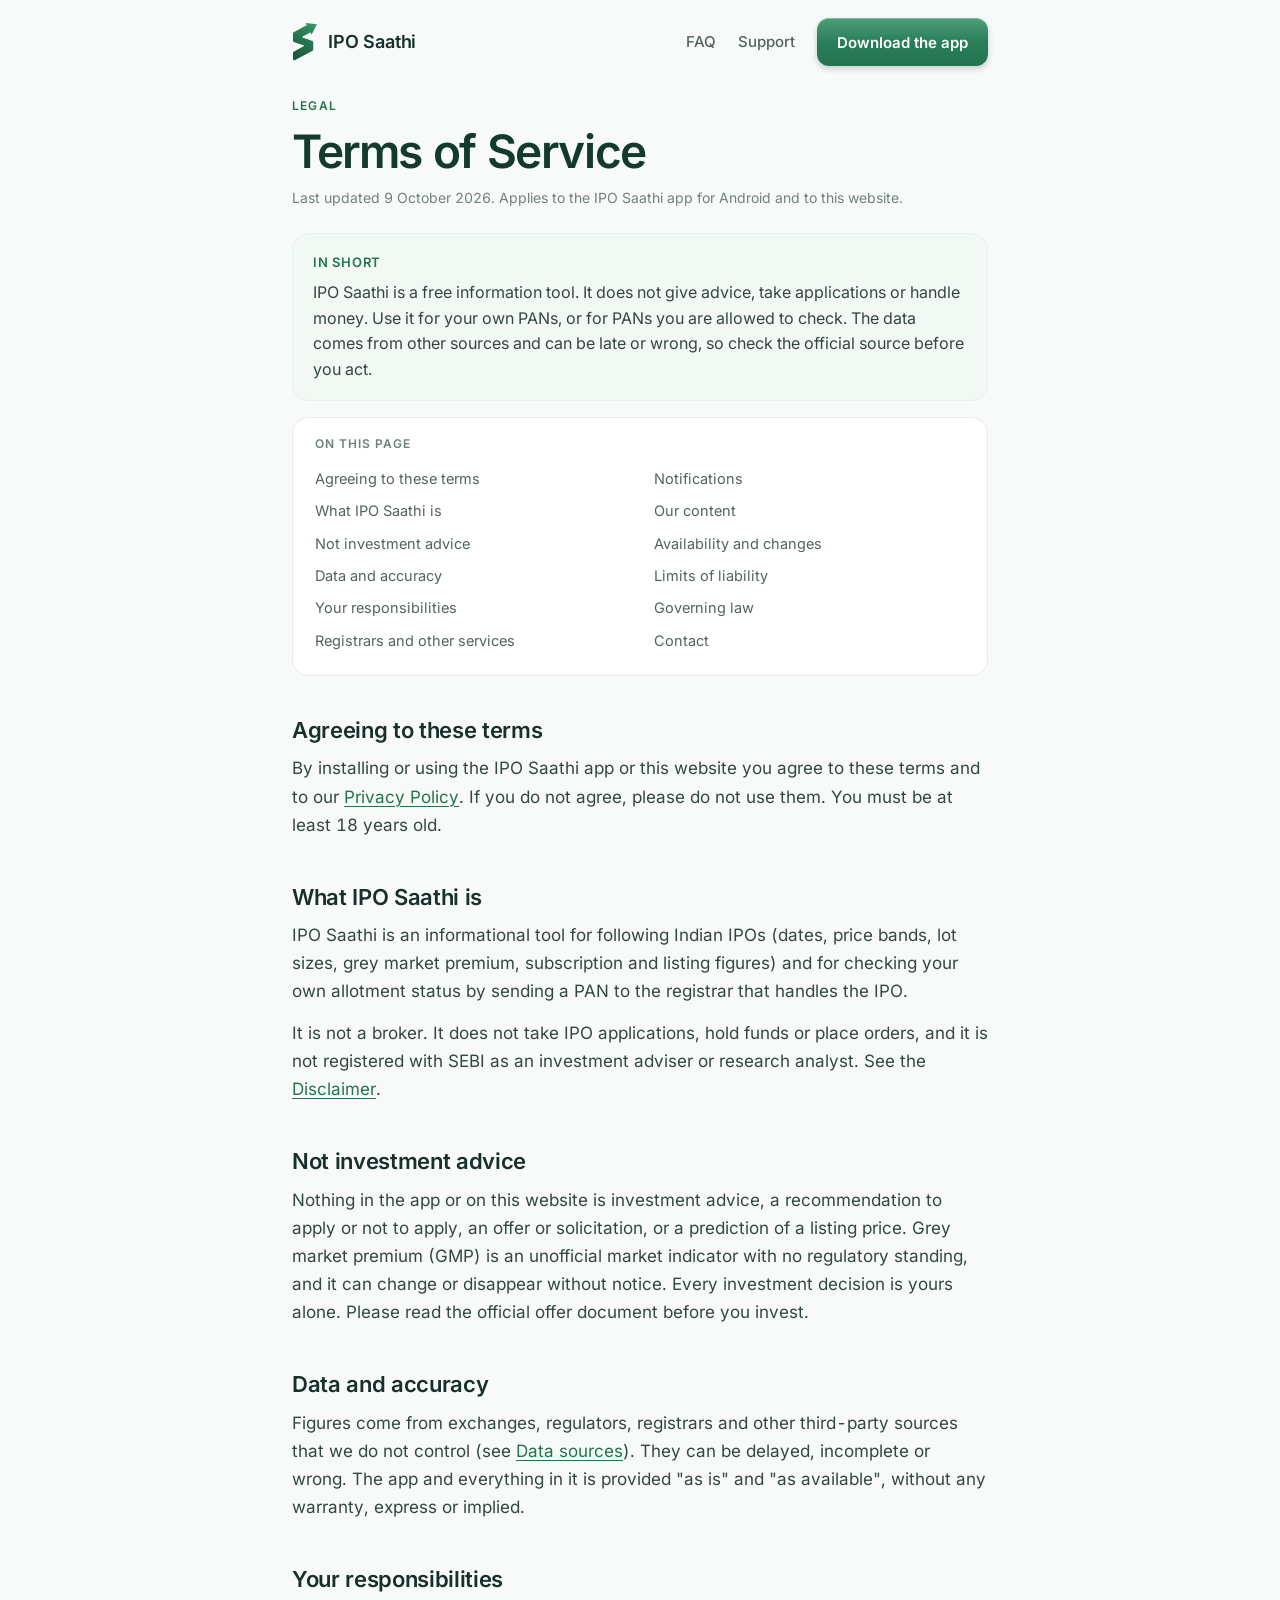
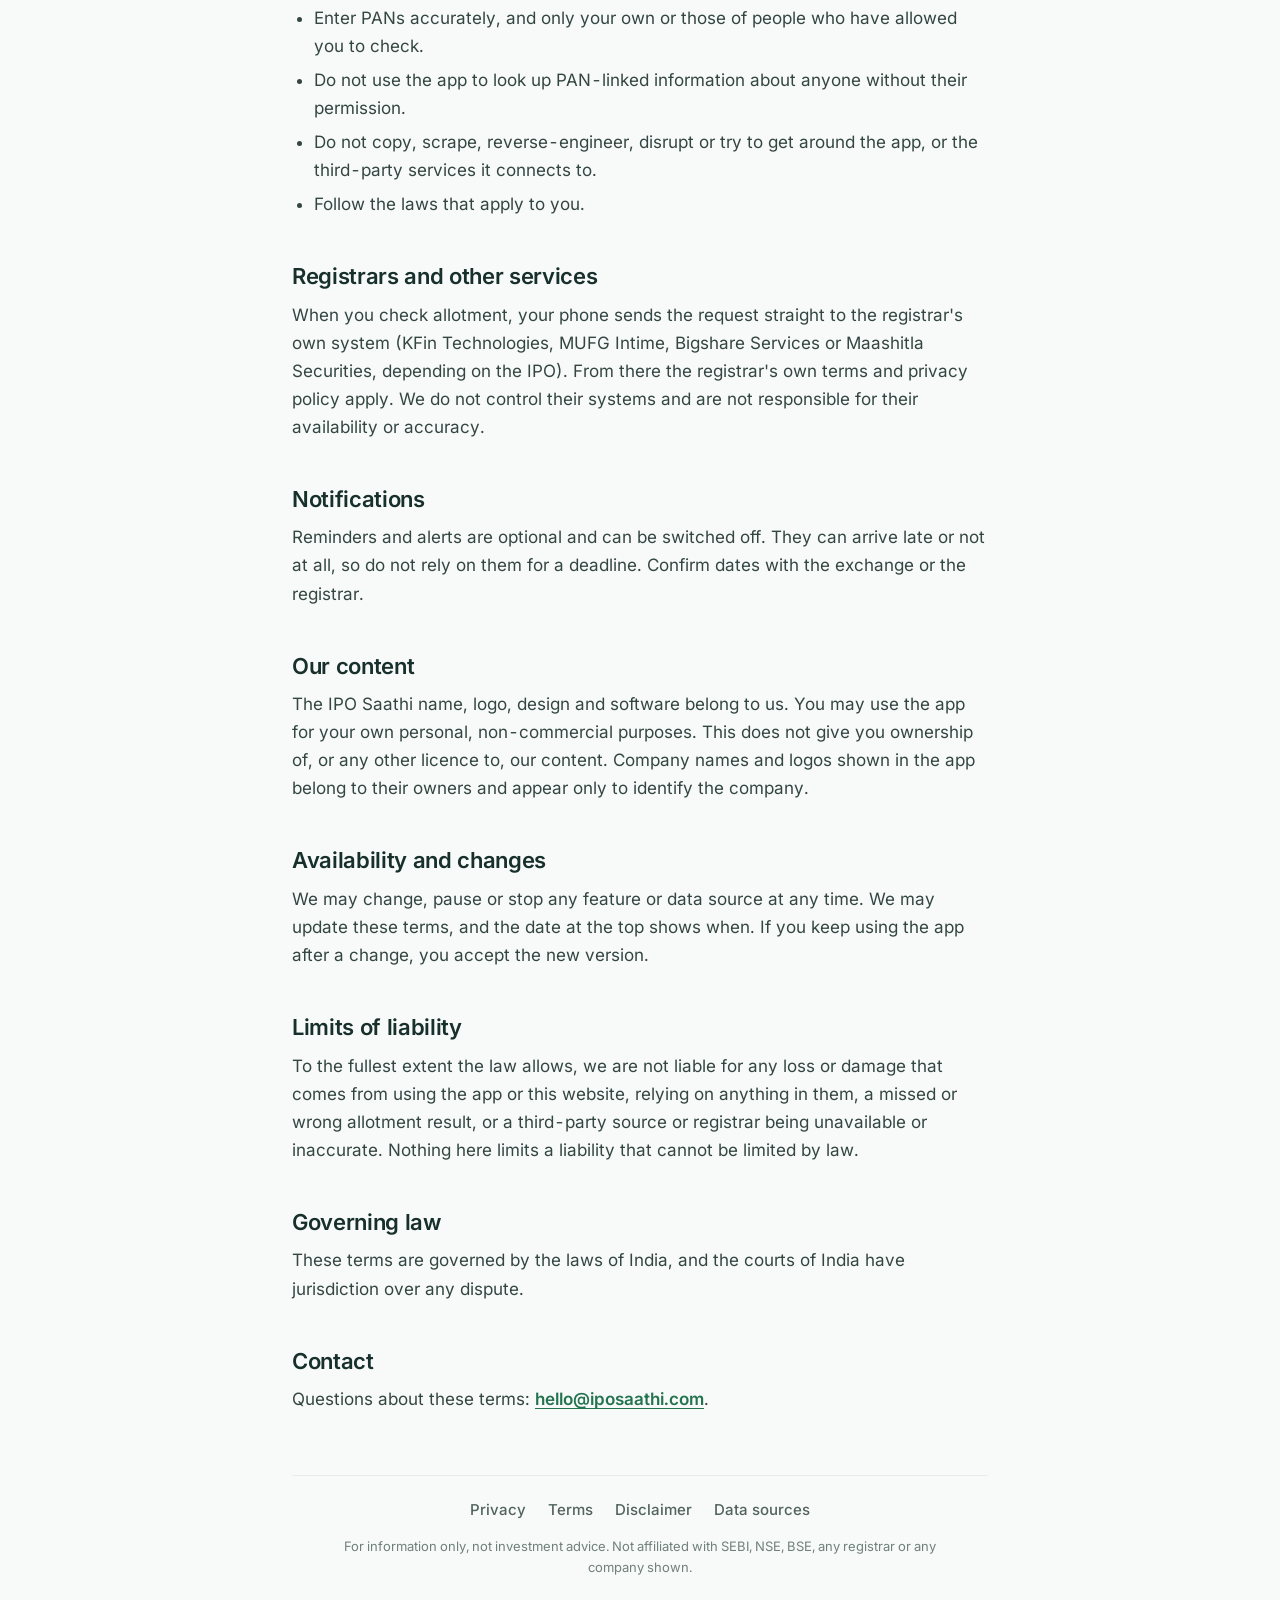
<file: terms/index.html>
<!doctype html>
<html lang="en-IN">
<head>
<meta charset="utf-8">
<meta name="viewport" content="width=device-width, initial-scale=1">
<title>Terms of Service · IPO Saathi</title>
<meta name="description" content="The terms for using the IPO Saathi app and website: what it is, what it is not, and your responsibilities.">
<link rel="canonical" href="https://iposaathi.com/terms/">
<meta property="og:type" content="website">
<meta property="og:site_name" content="IPO Saathi">
<meta property="og:title" content="Terms of Service · IPO Saathi">
<meta property="og:url" content="https://iposaathi.com/terms/">
<meta property="og:image" content="https://iposaathi.com/assets/og.png">
<meta name="theme-color" content="#F8FAF9">
<link rel="icon" type="image/png" sizes="32x32" href="../assets/favicon-32.png">
<link rel="icon" type="image/svg+xml" href="../assets/favicon.svg">
<link rel="apple-touch-icon" href="../assets/apple-touch-icon.png">
<link rel="preload" href="../assets/fonts/inter-400Regular.woff2" as="font" type="font/woff2" crossorigin>
<link rel="preload" href="../assets/fonts/inter-600SemiBold.woff2" as="font" type="font/woff2" crossorigin>
<link rel="stylesheet" href="../style.css">
</head>
<body data-page="terms" class="doc-page">
<a class="skip" href="#main">Skip to content</a>
<div class="wrap">
  <header class="top">
    <a class="brand" data-track="logo" href="../"><img src="../assets/logo.svg" alt="" width="26" height="39">IPO Saathi</a><nav class="nav" aria-label="Main"><a data-track="faq_header" href="../#faq">FAQ</a><a data-track="support_header" href="../support/">Support</a><a class="cta" data-track="download_header" href="../#download">Download the app</a></nav>
  </header>

  <main id="main" class="doc">
    <header>
      <p class="eyebrow">Legal</p>
      <h1>Terms of Service</h1>
      <p class="meta">Last updated 9 October 2026. Applies to the IPO Saathi app for Android and to this website.</p>
      <div class="summary">
        <h2>In short</h2>
        <p>IPO Saathi is a free information tool. It does not give advice, take applications or handle money. Use it for your own PANs, or for PANs you are allowed to check. The data comes from other sources and can be late or wrong, so check the official source before you act.</p>
      </div>
    </header>

    <nav class="toc" aria-label="On this page">
      <h2>On this page</h2>
      <ol>
        <li><a href="#agree">Agreeing to these terms</a></li>
        <li><a href="#what">What IPO Saathi is</a></li>
        <li><a href="#advice">Not investment advice</a></li>
        <li><a href="#data">Data and accuracy</a></li>
        <li><a href="#you">Your responsibilities</a></li>
        <li><a href="#third">Registrars and other services</a></li>
        <li><a href="#notif">Notifications</a></li>
        <li><a href="#ours">Our content</a></li>
        <li><a href="#changes">Availability and changes</a></li>
        <li><a href="#liability">Limits of liability</a></li>
        <li><a href="#law">Governing law</a></li>
        <li><a href="#contact">Contact</a></li>
      </ol>
    </nav>

    <div class="prose">

      <h2 id="agree">Agreeing to these terms</h2>
      <p>By installing or using the IPO Saathi app or this website you agree to these terms and to our <a href="../privacy/">Privacy Policy</a>. If you do not agree, please do not use them. You must be at least 18 years old.</p>

      <h2 id="what">What IPO Saathi is</h2>
      <p>IPO Saathi is an informational tool for following Indian IPOs (dates, price bands, lot sizes, grey market premium, subscription and listing figures) and for checking your own allotment status by sending a PAN to the registrar that handles the IPO.</p>
      <p>It is not a broker. It does not take IPO applications, hold funds or place orders, and it is not registered with SEBI as an investment adviser or research analyst. See the <a href="../disclaimer/">Disclaimer</a>.</p>

      <h2 id="advice">Not investment advice</h2>
      <p>Nothing in the app or on this website is investment advice, a recommendation to apply or not to apply, an offer or solicitation, or a prediction of a listing price. Grey market premium (GMP) is an unofficial market indicator with no regulatory standing, and it can change or disappear without notice. Every investment decision is yours alone. Please read the official offer document before you invest.</p>

      <h2 id="data">Data and accuracy</h2>
      <p>Figures come from exchanges, regulators, registrars and other third-party sources that we do not control (see <a href="../data-sources/">Data sources</a>). They can be delayed, incomplete or wrong. The app and everything in it is provided "as is" and "as available", without any warranty, express or implied.</p>

      <h2 id="you">Your responsibilities</h2>
      <ul>
        <li>Enter PANs accurately, and only your own or those of people who have allowed you to check.</li>
        <li>Do not use the app to look up PAN-linked information about anyone without their permission.</li>
        <li>Do not copy, scrape, reverse-engineer, disrupt or try to get around the app, or the third-party services it connects to.</li>
        <li>Follow the laws that apply to you.</li>
      </ul>

      <h2 id="third">Registrars and other services</h2>
      <p>When you check allotment, your phone sends the request straight to the registrar's own system (KFin Technologies, MUFG Intime, Bigshare Services or Maashitla Securities, depending on the IPO). From there the registrar's own terms and privacy policy apply. We do not control their systems and are not responsible for their availability or accuracy.</p>

      <h2 id="notif">Notifications</h2>
      <p>Reminders and alerts are optional and can be switched off. They can arrive late or not at all, so do not rely on them for a deadline. Confirm dates with the exchange or the registrar.</p>

      <h2 id="ours">Our content</h2>
      <p>The IPO Saathi name, logo, design and software belong to us. You may use the app for your own personal, non-commercial purposes. This does not give you ownership of, or any other licence to, our content. Company names and logos shown in the app belong to their owners and appear only to identify the company.</p>

      <h2 id="changes">Availability and changes</h2>
      <p>We may change, pause or stop any feature or data source at any time. We may update these terms, and the date at the top shows when. If you keep using the app after a change, you accept the new version.</p>

      <h2 id="liability">Limits of liability</h2>
      <p>To the fullest extent the law allows, we are not liable for any loss or damage that comes from using the app or this website, relying on anything in them, a missed or wrong allotment result, or a third-party source or registrar being unavailable or inaccurate. Nothing here limits a liability that cannot be limited by law.</p>

      <h2 id="law">Governing law</h2>
      <p>These terms are governed by the laws of India, and the courts of India have jurisdiction over any dispute.</p>

      <h2 id="contact">Contact</h2>
      <p>Questions about these terms: <a class="mail" href="mailto:hello@iposaathi.com?subject=IPO%20Saathi">hello@iposaathi.com</a>.</p>
    </div>
  </main>

  <footer class="foot">
    <ul>
      <li class="m-only"><a data-track="footer_faq" href="../#faq">FAQ</a></li>
      <li class="m-only"><a data-track="footer_support" href="../support/">Support</a></li>
      <li><a data-track="footer_privacy" href="../privacy/">Privacy</a></li>
      <li><a data-track="footer_terms" href="../terms/">Terms</a></li>
      <li><a data-track="footer_disclaimer" href="../disclaimer/">Disclaimer</a></li>
      <li><a data-track="footer_data_sources" href="../data-sources/">Data sources</a></li>
    </ul>
    <p>For information only, not investment advice. Not affiliated with SEBI, NSE, BSE, any registrar or any company shown.</p>
  </footer>
</div>
<script src="../assets/track.js" defer></script>
</body>
</html>
</file>
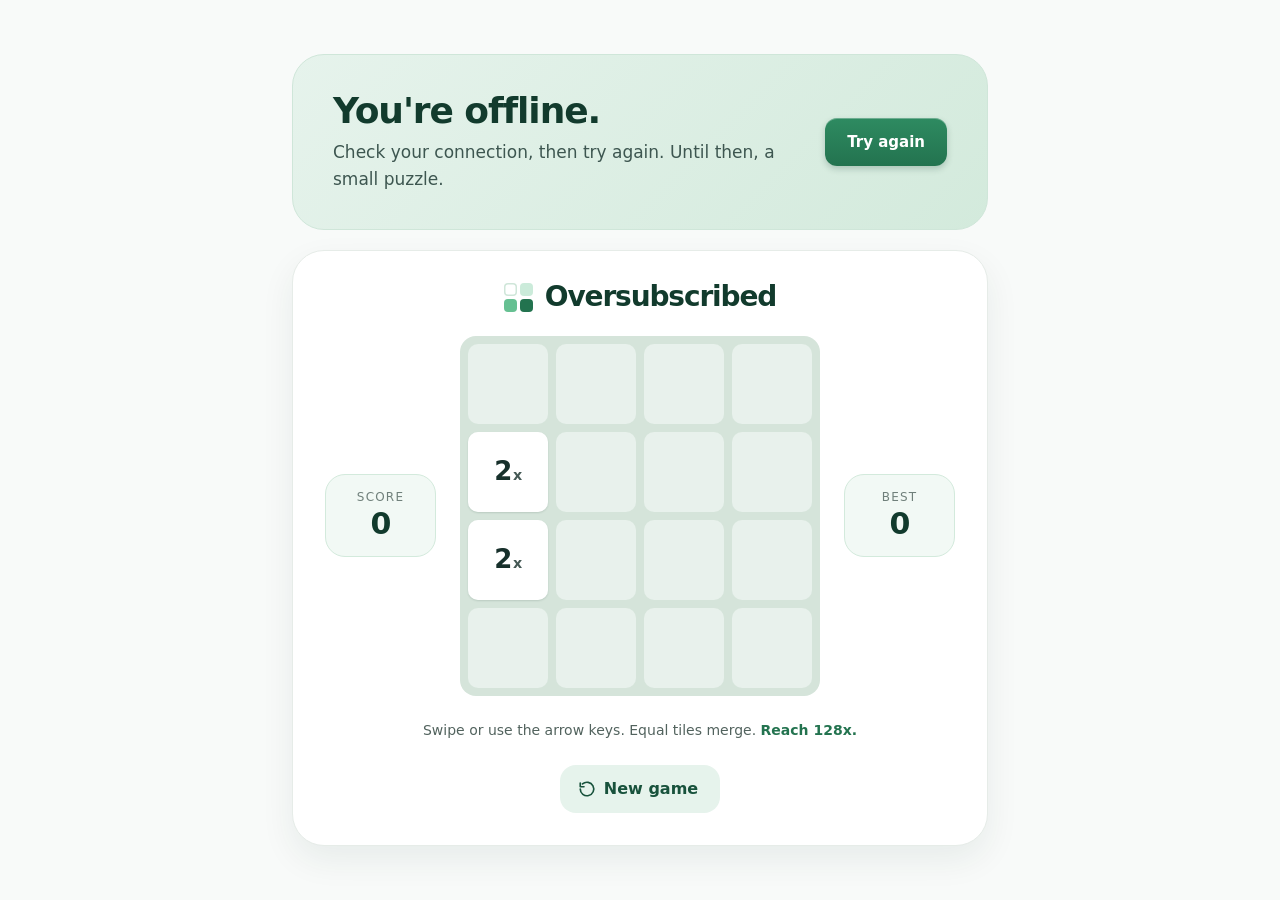
<file: offline.html>
<!doctype html>
<html lang="en-IN">
<head>
<meta charset="utf-8">
<meta name="viewport" content="width=device-width, initial-scale=1">
<title>You're offline · IPO Saathi</title>
<meta name="robots" content="noindex">
<meta name="theme-color" content="#F8FAF9">
<style>
  * { box-sizing: border-box; }
  body { margin: 0; min-height: 100vh; min-height: 100dvh; background: #F8FAF9; color: #17302B; font: 17px/1.6 Inter, system-ui, -apple-system, 'Segoe UI', Roboto, sans-serif; -webkit-font-smoothing: antialiased; overflow-x: hidden; }
  main { width: min(100%, 760px); margin: 0 auto; padding: 32px; min-height: 100vh; min-height: 100dvh; display: grid; align-content: center; gap: 20px; }
  .cta { display: inline-flex; align-items: center; justify-content: center; min-height: 48px; padding: 0 22px; border-radius: 12px; font-weight: 600; font-size: 15px; color: #fff; text-decoration: none; background: linear-gradient(180deg, #2E8B61, #23734F); box-shadow: 0 3px 6px rgba(18, 59, 45, 0.22), inset 0 1px 0 rgba(255, 255, 255, 0.3); }
  .cta:hover { background: linear-gradient(180deg, #23734F, #18523C); }
  .cta:active { transform: translateY(1px); }
  .cta:focus-visible { outline: 3px solid #23734F; outline-offset: 3px; }
  /* The message: a full-width panel above the puzzle. */
  .msg { display: flex; align-items: center; justify-content: space-between; gap: 28px; padding: 36px 40px; border-radius: 32px; background: linear-gradient(135deg, #E6F3EC, #D3EADC); border: 1px solid #CFE6D9; }
  .msg h1 { margin: 0; font-size: clamp(26px, 3.6vw, 36px); line-height: 1.1; letter-spacing: -0.03em; font-weight: 600; color: #123B2D; }
  .msg p { margin: 8px 0 0; font-size: 17px; color: #3D5650; }
  .msg .cta { flex: none; }
  /* The puzzle: name and new game on top, then score, board and best side by side, a small how-to underneath. */
  .play { display: grid; grid-template-columns: minmax(0, 1fr) minmax(0, 360px) minmax(0, 1fr); grid-template-areas: "top top top" "score board best" "how how how" "act act act"; gap: 24px; align-items: center; padding: 32px; border-radius: 32px; background: #fff; border: 1px solid #E6ECE8; box-shadow: 0 14px 34px rgba(18, 59, 45, 0.07); user-select: none; -webkit-user-select: none; }
  .play-top { grid-area: top; display: flex; align-items: center; justify-content: center; }
  .act { grid-area: act; display: flex; justify-content: center; }
  /* The game's name: a 2x2 tile mark climbing in green, then the word. */
  .mark { display: inline-flex; align-items: center; gap: 12px; margin: 0; font-size: 28px; line-height: 1; font-weight: 600; letter-spacing: -0.04em; color: #123B2D; }
  .ld { display: grid; grid-template-columns: repeat(2, 13px); grid-auto-rows: 13px; gap: 3px; }
  .ld i { border-radius: 4px; }
  .ld i:nth-child(1) { background: #fff; box-shadow: inset 0 0 0 1.5px #CFE6D9; }
  .ld i:nth-child(2) { background: #CBEBDA; }
  .ld i:nth-child(3) { background: #66C092; }
  .ld i:nth-child(4) { background: #23734F; }
  .newgame { white-space: nowrap; display: inline-flex; align-items: center; gap: 8px; min-height: 48px; padding: 0 22px 0 18px; border: 0; border-radius: 16px; background: #E6F3EC; color: #18523C; font: 600 16px Inter, system-ui, sans-serif; cursor: pointer; }
  .newgame:hover { background: #D3EADC; }
  .newgame:focus-visible { outline: 3px solid #23734F; outline-offset: 2px; }
  .st { display: grid; gap: 4px; justify-self: center; width: min(100%, 150px); padding: 16px 10px; border-radius: 20px; text-align: center; background: #F2F9F5; border: 1px solid #D3EADC; }
  .st span { font-size: 12px; line-height: 1; letter-spacing: 0.1em; text-transform: uppercase; color: #70807B; }
  .st b { font-size: 30px; line-height: 1.1; letter-spacing: -0.03em; font-weight: 600; color: #123B2D; font-variant-numeric: tabular-nums; }
  .st-score { grid-area: score; }
  .st-best { grid-area: best; }
  .board { grid-area: board; }
  .how { grid-area: how; margin: 0; text-align: center; font-size: 14px; line-height: 1.5; color: #52635E; }
  .how [data-note] { color: #23734F; font-weight: 600; }
  @media (max-width: 719px) {
    main { padding: 20px 16px 32px; }
    .msg { flex-direction: column; align-items: flex-start; padding: 28px 24px; border-radius: 28px; gap: 20px; }
    .play { grid-template-columns: 1fr 1fr; grid-template-areas: "top top" "board board" "score best" "how how" "act act"; gap: 16px; padding: 20px; border-radius: 28px; }
      .mark { font-size: 21px; gap: 9px; }
    .ld { grid-template-columns: repeat(2, 10px); grid-auto-rows: 10px; gap: 2px; }
    .ld i { border-radius: 3px; }
    .newgame { min-height: 44px; padding: 0 16px 0 14px; font-size: 15px; }
    .st { width: 100%; padding: 14px 10px; }
    .st b { font-size: 26px; }
  }
  .board { position: relative; aspect-ratio: 1; border-radius: 16px; background: #D5E4DA; touch-action: none; cursor: grab; }
  .cells, .tiles { position: absolute; inset: 8px; }
  .cells { display: grid; grid-template-columns: repeat(4, 1fr); grid-template-rows: repeat(4, 1fr); gap: 8px; }
  .cells i { border-radius: 10px; background: #E8F1EC; }
  .tile { position: absolute; left: 0; top: 0; width: calc((100% - 24px) / 4); height: calc((100% - 24px) / 4); display: grid; place-items: center; border-radius: 10px; font-weight: 600; font-size: 26px; letter-spacing: -0.02em; box-shadow: 0 1px 2px rgba(18, 59, 45, 0.14); transform: translate(calc(var(--c) * (100% + 8px)), calc(var(--r) * (100% + 8px))); transition: transform 0.12s ease-out; will-change: transform; }
  .tile span { display: block; }
  .tile small { font-size: 0.55em; font-weight: 600; margin-left: 1px; opacity: 0.8; }
  .tile .new { animation: appear 0.18s ease-out; }
  .tile .pop { animation: pop 0.16s ease-out; }
  @keyframes appear { from { transform: scale(0); } }
  @keyframes pop { 50% { transform: scale(1.14); } }
  .d3 { font-size: 22px; } .d4 { font-size: 18px; }
  .v2 { background: #FFFFFF; color: #17302B; } .v4 { background: #CBEBDA; color: #17302B; } .v8 { background: #9BD7B8; color: #123B2D; }
  .v16 { background: #66C092; color: #0F2F24; } .v32 { background: #3A9B6B; color: #fff; } .v64 { background: #2E8B61; color: #fff; }
  .v128 { background: #23734F; color: #fff; } .v256 { background: #18523C; color: #fff; } .v512 { background: #123B2D; color: #fff; }
  .v1024 { background: #EBBB4A; color: #3B2A05; } .v2048 { background: #DBA73A; color: #3B2A05; box-shadow: 0 0 0 3px rgba(235, 187, 74, 0.45); }
  .over { position: absolute; inset: 0; display: flex; flex-direction: column; align-items: center; justify-content: center; gap: 4px; border-radius: 16px; background: rgba(248, 250, 249, 0.9); text-align: center; }
  .over[hidden] { display: none; }
  .over b { font-size: 22px; font-weight: 600; letter-spacing: -0.02em; color: #123B2D; }
  .over span { margin-bottom: 12px; color: #52635E; font-size: 15px; }
  .small-btn { flex: none; padding: 7px 14px; border: 0; border-radius: 10px; background: #E6F3EC; color: #18523C; font: 600 13px Inter, system-ui, sans-serif; cursor: pointer; }
  .small-btn:hover { background: #D3EADC; }
  .small-btn:focus-visible { outline: 3px solid #23734F; outline-offset: 2px; }
  @media (prefers-reduced-motion: reduce) { .tile { transition: none; } .tile .new, .tile .pop { animation: none; } }
</style>
</head>
<body>
<main>
  <section class="msg">
    <div><h1>You're offline.</h1><p>Check your connection, then try again. Until then, a small puzzle.</p></div>
    <a class="cta" id="retry" href="#" onclick="location.reload();return false">Try again</a>
  </section>
  <section class="play" id="play" aria-label="Oversubscribed, a small puzzle">
    <div class="play-top"><h2 class="mark"><span class="ld" aria-hidden="true"><i></i><i></i><i></i><i></i></span>Oversubscribed</h2></div>
    <div class="st st-score"><span>Score</span><b data-score>0</b></div>
    <div class="board" id="board">
      <div class="cells"><i></i><i></i><i></i><i></i><i></i><i></i><i></i><i></i><i></i><i></i><i></i><i></i><i></i><i></i><i></i><i></i></div>
      <div class="tiles"></div>
      <div class="over" hidden><b>Fully subscribed.</b><span data-final></span><button class="small-btn" type="button" data-again>Play again</button></div>
    </div>
    <div class="st st-best"><span>Best</span><b data-best>0</b></div>
    <p class="how">Swipe or use the arrow keys. Equal tiles merge. <span data-note>Reach 128x.</span></p>
    <div class="act"><button class="newgame" type="button" data-new><svg width="18" height="18" viewBox="0 0 24 24" fill="none" stroke="currentColor" stroke-width="2.2" stroke-linecap="round" stroke-linejoin="round" aria-hidden="true"><path d="M3 12a9 9 0 1 0 3-6.7"/><path d="M3 4v5h5"/></svg>New game</button></div>
  </section>
</main>
<script>
// This page is served by sw.js when a visitor has no connection. Keep it in sync with 404.html: it must stay
// self-contained, because it is shown at whatever address the visitor asked for.
// A small 2048-style puzzle to fill the page: tiles are subscription multiples, equal tiles merge when you
// swipe (or press an arrow key), and the aim is to reach 128x. The best score is kept on this device.
(function () {
  var N = 4, root = document.getElementById('play'), board = document.getElementById('board'), layer = board.querySelector('.tiles');
  var over = board.querySelector('.over'), scoreEl = root.querySelector('[data-score]'), bestEl = root.querySelector('[data-best]'), note = root.querySelector('[data-note]');
  var NOTE = note.textContent, tiles = [], score = 0, best = 0, busy = false, won = false;
  try { best = +localStorage.getItem('om-best') || 0; } catch (e) {}

  function at(r, c) { for (var i = 0; i < tiles.length; i++) if (!tiles[i].dead && tiles[i].r === r && tiles[i].c === c) return tiles[i]; }
  function place(t) { t.el.style.setProperty('--r', t.r); t.el.style.setProperty('--c', t.c); }
  function show(t, anim) {
    t.el.className = 'tile v' + Math.min(t.v, 2048) + ' d' + String(t.v).length;
    t.el.innerHTML = '<span' + (anim ? ' class="' + anim + '"' : '') + '>' + t.v + '<small>x</small></span>';
  }
  function add(r, c, v) {
    var t = { r: r, c: c, v: v, el: document.createElement('div') };
    layer.appendChild(t.el); tiles.push(t); show(t, 'new'); place(t);
  }
  function spawn() {
    var free = [];
    for (var r = 0; r < N; r++) for (var c = 0; c < N; c++) if (!at(r, c)) free.push([r, c]);
    if (free.length) { var p = free[Math.floor(Math.random() * free.length)]; add(p[0], p[1], Math.random() < 0.9 ? 2 : 4); }
  }
  function stuck() {
    for (var r = 0; r < N; r++) for (var c = 0; c < N; c++) {
      var t = at(r, c); if (!t) return false;
      var right = at(r, c + 1), down = at(r + 1, c);
      if ((right && right.v === t.v) || (down && down.v === t.v)) return false;
    }
    return true;
  }
  function refresh() {
    if (score > best) { best = score; try { localStorage.setItem('om-best', best); } catch (e) {} }
    scoreEl.textContent = score; bestEl.textContent = best;
  }
  function start() {
    layer.innerHTML = ''; tiles = []; score = 0; busy = false; won = false; over.hidden = true; note.textContent = NOTE;
    spawn(); spawn(); refresh();
  }

  function move(dr, dc) {
    if (busy || !over.hidden) return;
    var moved = false, dying = [];
    tiles.forEach(function (t) { t.merged = false; });
    for (var k = 0; k < N; k++) {
      var line = [], slot = 0, last = null;
      for (var j = 0; j < N; j++) line.push([dr === 0 ? k : dr > 0 ? N - 1 - j : j, dc === 0 ? k : dc > 0 ? N - 1 - j : j]);
      line.forEach(function (p) {
        var t = at(p[0], p[1]); if (!t) return;
        if (last && !last.merged && last.v === t.v) {
          t.r = last.r; t.c = last.c; t.dead = true; dying.push(t); last.v *= 2; last.merged = true; score += last.v; moved = true;
        } else {
          var to = line[slot++]; if (t.r !== to[0] || t.c !== to[1]) moved = true;
          t.r = to[0]; t.c = to[1]; last = t;
        }
      });
    }
    if (!moved) return;
    busy = true; tiles.forEach(place);
    setTimeout(function () {
      dying.forEach(function (t) { t.el.remove(); });
      tiles = tiles.filter(function (t) { return !t.dead; });
      tiles.forEach(function (t) { if (t.merged) show(t, 'pop'); if (t.v >= 128 && !won) { won = true; note.textContent = 'Oversubscribed! Keep going.'; } });
      spawn(); refresh(); busy = false;
      if (stuck()) { board.querySelector('[data-final]').textContent = 'Score ' + score; over.hidden = false; }
    }, 120);
  }

  window.addEventListener('keydown', function (e) {
    var d = { ArrowLeft: [0, -1], ArrowRight: [0, 1], ArrowUp: [-1, 0], ArrowDown: [1, 0] }[e.key];
    if (!d || e.metaKey || e.ctrlKey || e.altKey || e.shiftKey) return;
    var b = board.getBoundingClientRect(); if (b.bottom < 0 || b.top > window.innerHeight) return; // only while the board is on screen
    e.preventDefault(); move(d[0], d[1]);
  });
  var sx = null, sy = 0;
  board.addEventListener('pointerdown', function (e) { sx = e.clientX; sy = e.clientY; });
  board.addEventListener('pointercancel', function () { sx = null; });
  board.addEventListener('pointerup', function (e) {
    if (sx === null) return;
    var dx = e.clientX - sx, dy = e.clientY - sy; sx = null;
    if (Math.max(Math.abs(dx), Math.abs(dy)) < 24) return;
    if (Math.abs(dx) > Math.abs(dy)) move(0, dx > 0 ? 1 : -1); else move(dy > 0 ? 1 : -1, 0);
  });
  root.querySelector('[data-new]').addEventListener('click', start);
  root.querySelector('[data-again]').addEventListener('click', start);
  start();
})();
</script>
</body>
</html>
</file>
<file: style.css>
/* IPO Saathi website. Colours and type follow app/src/theme/tokens.ts, copied by hand:
   this site has no build step. Light theme only, on purpose. */

@font-face { font-family: 'Inter'; font-weight: 400; font-style: normal; font-display: swap; src: url('assets/fonts/inter-400Regular.woff2') format('woff2'); }
@font-face { font-family: 'Inter'; font-weight: 500; font-style: normal; font-display: swap; src: url('assets/fonts/inter-500Medium.woff2') format('woff2'); }
@font-face { font-family: 'Inter'; font-weight: 600; font-style: normal; font-display: swap; src: url('assets/fonts/inter-600SemiBold.woff2') format('woff2'); }

:root {
  color-scheme: light;
  --bg: #F8FAF9;
  --surface: #FFFFFF;
  --wash: #F2F9F5;
  --wash-strong: #E6F3EC;
  --ink: #17302B;
  --ink-2: #344642;
  --ink-3: #52635E;
  --ink-4: #70807B;
  --line: #E6ECE8;
  --line-strong: #D6DEDA;
  --brand: #23734F;
  --brand-deep: #123B2D;
  --warn-bg: #FFF5DD;
  --warn-ink: #7A4F00;
  --radius: 16px;
  --radius-sm: 10px;
  --gutter: 16px;
  --font: 'Inter', system-ui, -apple-system, 'Segoe UI', Roboto, Helvetica, Arial, sans-serif;
}

* { box-sizing: border-box; }
html { -webkit-text-size-adjust: 100%; scroll-behavior: smooth; }
body {
  margin: 0;
  background: var(--bg);
  color: var(--ink);
  font-family: var(--font);
  font-size: 17px;
  line-height: 1.65;
  -webkit-font-smoothing: antialiased;
  font-variant-numeric: tabular-nums;
}
img, svg { display: block; max-width: 100%; }
a { color: var(--brand); text-underline-offset: 3px; text-decoration-thickness: 1px; }
a:hover { text-decoration-thickness: 2px; }
:focus-visible { outline: 3px solid var(--brand); outline-offset: 3px; border-radius: 4px; }
.skip { position: absolute; left: -9999px; top: 8px; background: var(--brand-deep); color: #fff; padding: 8px 14px; border-radius: 8px; z-index: 10; }
.skip:focus { left: var(--gutter); }

.wrap { width: 100%; max-width: 1040px; margin: 0 auto; padding: 0 var(--gutter); }

/* Primary button: the same as the app's PrimaryButton (brand 600 to 700, 12px corners, soft lift, light top edge) */
.cta, .btn { position: relative; overflow: hidden; display: inline-flex; align-items: center; justify-content: center; min-height: 48px; padding: 0 20px; border: 0; border-radius: 12px; font: inherit; font-size: 15px; font-weight: 600; line-height: 1.4; color: #fff; text-decoration: none; cursor: pointer; background: linear-gradient(180deg, #2E8B61, #23734F); box-shadow: 0 3px 6px rgba(18, 59, 45, 0.22), inset 0 1px 0 rgba(255, 255, 255, 0.3); transition: transform 0.15s; }
.cta::before, .btn::before { content: ''; position: absolute; inset: 0 0 50% 0; background: linear-gradient(180deg, rgba(255, 255, 255, 0.16), rgba(255, 255, 255, 0)); pointer-events: none; }
.cta:hover, .btn:hover { background: linear-gradient(180deg, #23734F, #18523C); color: #fff; }
.cta:active, .btn:active { transform: translateY(1px); }
.btn[disabled] { opacity: 0.6; cursor: default; }

/* Header */
.top { display: flex; align-items: center; justify-content: space-between; gap: 16px; padding: 18px 0; }
.brand { display: inline-flex; align-items: center; gap: 10px; color: var(--ink); text-decoration: none; font-weight: 600; font-size: 18px; letter-spacing: -0.01em; }
.brand img { width: 26px; height: auto; }
.nav { display: flex; align-items: center; gap: 22px; font-size: 15px; font-weight: 500; }
.nav a { color: var(--ink-3); text-decoration: none; }
.nav a:hover { color: var(--brand); }
.nav a[aria-current='page'] { color: var(--ink); }
.nav a.cta, .nav a.cta:hover { color: #fff; }
@media (max-width: 559px) { .nav a:not(.cta) { display: none; } }

/* Home: bento tiles. Base styles show each tile's finished state; the loops only run when motion is allowed. */
:root { --gold: #F6E3B4; --gold-ink: #6B4A00; --tile-r: 28px; --gap: 16px; --ease: cubic-bezier(0.16, 1, 0.3, 1); }
.grid { display: grid; gap: var(--gap); grid-template-columns: repeat(12, minmax(0, 1fr)); padding: 8px 0 var(--gap); }
.t { position: relative; overflow: hidden; border-radius: var(--tile-r); border: 1px solid var(--line); background: var(--surface); padding: clamp(22px, 3vw, 34px); transition: transform 0.4s var(--ease), border-color 0.25s; }
@media (hover: hover) { .t:hover { transform: translateY(-3px); border-color: var(--line-strong); } }
.k { margin: 0 0 6px; font-size: 12px; font-weight: 600; letter-spacing: 0.08em; text-transform: uppercase; color: var(--brand); display: flex; align-items: center; gap: 8px; }
.t h2 { margin: 0; font-size: clamp(19px, 2vw, 22px); line-height: 1.2; letter-spacing: -0.02em; font-weight: 600; color: var(--ink); }
.vis { margin-top: 22px; }

.t-hero { grid-column: span 8; grid-row: span 2; overflow: visible; z-index: 2; display: flex; flex-direction: column; justify-content: space-between; gap: 28px; min-height: 360px; }
.t-hero h1 { margin: 0; font-size: clamp(34px, 5vw, 64px); line-height: 1.02; letter-spacing: -0.04em; font-weight: 600; color: var(--brand-deep); text-wrap: balance; }
.t-hero p { margin: 16px 0 0; font-size: 20px; line-height: 1.5; color: var(--ink-3); max-width: 24em; }
.t-hero .stores { display: flex; flex-wrap: wrap; align-items: center; gap: 12px; align-self: flex-start; }
.t-hero .stores img { height: 56px; width: auto; }
/* Apple's own badge, dimmed because the iPhone app is not out yet, and 4px taller than the Play badge: Apple's artwork carries more padding, so at the same height its logo and text read smaller. */
.t-hero .stores img.soon { opacity: 0.45; height: 60px; }
.t-hero { touch-action: pan-y; }
/* the charm hangs from the tile's top edge; the headline wraps around the space it swings in */
.t-hero .charm { position: absolute; inset: 0; pointer-events: none; }
.t-hero .thread { position: absolute; top: 0; width: 2px; border-radius: 1px; background: var(--ink-3); transform-origin: 50% 0; }
.t-hero .art { position: absolute; top: -8px; width: 160px; height: 134px; transform-origin: 80px 8px; will-change: transform; }
.t-hero .art img { display: block; width: 160px; height: 134px; }
.t-hero .copy::before { content: ''; float: right; width: var(--charm-w, 176px); height: 168px; }
.t-art { grid-column: span 4; grid-row: span 2; display: grid; place-items: center; padding: 6%; border-color: var(--wash-strong); background: radial-gradient(110% 80% at 50% 0%, #fff, var(--wash) 55%, var(--wash-strong)); }
.t-art img { width: 100%; max-height: 100%; height: auto; }

.t-tabs { grid-column: span 5; } .t-gmp { grid-column: span 7; }
.t-family, .t-remind { grid-column: span 6; }
.t-private, .t-free { grid-column: span 6; }

/* segmented control + skeleton rows */
.seg { position: relative; display: grid; grid-template-columns: repeat(4, 1fr); padding: 4px; border-radius: 999px; background: var(--bg); border: 1px solid var(--line); }
.seg b { position: relative; z-index: 1; padding: 8px 0; text-align: center; font-size: 12.5px; font-weight: 600; color: var(--ink-3); }
.seg .ind { position: absolute; top: 4px; bottom: 4px; left: 4px; width: calc((100% - 8px) / 4); border-radius: 999px; background: #fff; border: 1px solid var(--line-strong); box-shadow: 0 1px 2px rgba(18, 59, 45, 0.1); }
.skel { display: grid; gap: 8px; margin-top: 12px; }
.skel div { display: flex; align-items: center; gap: 10px; padding: 10px 12px; border-radius: 14px; background: var(--bg); }
.skel i { width: 28px; height: 28px; border-radius: 50%; background: var(--wash-strong); flex: none; }
.skel u { display: block; height: 8px; border-radius: 4px; background: var(--line-strong); text-decoration: none; }
.skel span { flex: 1; display: grid; gap: 6px; } .skel u + u { width: 55%; background: var(--line); }

/* GMP trend line */
.spark { display: block; width: 100%; height: auto; overflow: visible; }
.spark .grid-l { stroke: var(--line); stroke-width: 1; }
.spark .ln { fill: none; stroke: var(--brand); stroke-width: 3; stroke-linecap: round; stroke-linejoin: round; }
.spark .ar { fill: url(#gmpFill); }
.spark .dot { fill: var(--brand); } .spark .ring { fill: none; stroke: var(--brand); stroke-width: 2; opacity: 0; transform-box: fill-box; transform-origin: center; }

/* family check */
.t-label-row { display: flex; justify-content: space-between; margin-bottom: 4px; }
.fam { display: grid; gap: 10px; }
.row { display: grid; grid-template-columns: 36px 1fr 104px; align-items: center; gap: 12px; padding: 10px 12px; border-radius: 14px; background: var(--bg); }
.av { width: 36px; height: 36px; border-radius: 50%; display: grid; place-items: center; background: var(--wash-strong); color: var(--brand); font-weight: 600; font-size: 14px; }
.nm { font-weight: 600; font-size: 15px; line-height: 1.2; } .nm small { display: block; font-weight: 400; font-size: 12px; color: var(--ink-4); letter-spacing: 0.04em; }
.chips { position: relative; height: 26px; }
.chip { position: absolute; right: 0; top: 0; font-size: 12px; font-weight: 600; padding: 5px 10px; border-radius: 999px; white-space: nowrap; }
.chip.yes { background: #E8F5EE; color: #23734F; } .chip.no { background: #EEF3F1; color: #567069; } .chip.wait { background: var(--wash-strong); color: var(--ink-3); opacity: 0; }

/* reminders */
.notifs { display: grid; gap: 10px; }
/* Side by side the two tiles are the same height, so their lists stretch to fill it (equal rows) instead of leaving a gap under the shorter one. */
.t-family, .t-remind { display: flex; flex-direction: column; }
.t-family .vis, .t-remind .vis { flex: 1; grid-auto-rows: 1fr; }
.n { display: grid; grid-template-columns: 36px 1fr auto; align-items: center; gap: 12px; padding: 10px 14px 10px 10px; border-radius: 16px; background: var(--bg); border: 1px solid var(--line); }
.n .ic { width: 36px; height: 36px; border-radius: 10px; background: var(--brand); display: grid; place-items: center; }
.n .ic img { width: 14px; height: auto; }
.n b { display: block; font-size: 14px; line-height: 1.25; } .n small { font-size: 12px; color: var(--ink-4); } .n time { font-size: 12px; color: var(--ink-4); }

/* two plain tiles: an icon at the top, one line at the bottom */
.t-private, .t-free { min-height: 200px; display: flex; flex-direction: column; justify-content: space-between; gap: 28px; background: linear-gradient(180deg, #F4FAF7, #D9EDE2); border-color: #CBE4D7; color: var(--brand-deep); }
.t-private .ico, .t-free .ico { position: relative; width: 44px; height: 44px; color: var(--brand); }
.t-private .ico svg, .t-free .ico svg { width: 100%; height: 100%; }
.t-private p, .t-free p { margin: 0; font-size: clamp(22px, 2.6vw, 30px); line-height: 1.15; letter-spacing: -0.025em; font-weight: 600; }

/* motion: only for people who have not asked for less */
@media (prefers-reduced-motion: no-preference) {
  .reveal { animation: rise 0.8s var(--ease) backwards; animation-delay: calc(var(--i, 0) * 70ms); }
  @keyframes rise { from { opacity: 0; transform: translateY(14px); } }

  .t-art img { animation: bob 6s ease-in-out infinite; }
  @keyframes bob { 50% { transform: translateY(-9px); } }

  .seg .ind { animation: seg 9s var(--ease) infinite; }
  @keyframes seg { 0%, 20% { transform: none; } 25%, 45% { transform: translateX(100%); } 50%, 70% { transform: translateX(200%); } 75%, 95% { transform: translateX(300%); } 100% { transform: none; } }
  .skel div { animation: rows 2.25s ease-in-out infinite; } .skel div + div { animation-delay: 0.12s; }
  @keyframes rows { 0% { opacity: 0; transform: translateY(6px); } 14%, 88% { opacity: 1; transform: none; } 100% { opacity: 0; } }

  .spark .ln { stroke-dasharray: 1; stroke-dashoffset: 1; animation: draw 6.5s ease-in-out infinite; }
  @keyframes draw { 0% { stroke-dashoffset: 1; } 45%, 88% { stroke-dashoffset: 0; } 100% { stroke-dashoffset: 0; opacity: 0; } }
  .spark .ar { opacity: 0; animation: fillin 6.5s ease-in-out infinite; }
  @keyframes fillin { 0%, 35% { opacity: 0; } 55%, 88% { opacity: 1; } 100% { opacity: 0; } }
  .spark .dot { transform-box: fill-box; transform-origin: center; animation: pop 6.5s ease-in-out infinite; }
  @keyframes pop { 0%, 42% { transform: scale(0); } 50% { transform: scale(1.4); } 56%, 88% { transform: scale(1); } 100% { transform: scale(0); } }
  .spark .ring { animation: ping 6.5s ease-out infinite; }
  @keyframes ping { 0%, 48% { opacity: 0; transform: scale(1); } 52% { opacity: 0.6; } 75%, 100% { opacity: 0; transform: scale(3.2); } }

  .chip.wait { animation: wait 7s ease-in-out infinite; animation-delay: calc(var(--n, 0) * 0.9s); }
  .chip.yes, .chip.no { animation: result 7s ease-in-out infinite; animation-delay: calc(var(--n, 0) * 0.9s); }
  @keyframes wait { 0%, 4% { opacity: 0; } 8%, 30% { opacity: 1; } 36%, 100% { opacity: 0; } }
  @keyframes result { 0%, 33% { opacity: 0; transform: scale(0.85); } 40%, 90% { opacity: 1; transform: none; } 98%, 100% { opacity: 0; transform: scale(0.85); } }

  .n { animation: notif 7s var(--ease) infinite; animation-delay: calc(var(--n, 0) * 0.9s); }
  @keyframes notif { 0%, 2% { opacity: 0; transform: translateY(-16px); } 10%, 84% { opacity: 1; transform: none; } 94%, 100% { opacity: 0; transform: translateY(-4px); } }

  .t-private .draw, .t-free .draw { stroke-dasharray: 1; stroke-dashoffset: 0; animation: tick 4.5s ease-in-out infinite; }
  @keyframes tick { 0%, 14% { stroke-dashoffset: 1; } 42%, 90% { stroke-dashoffset: 0; } 100% { stroke-dashoffset: 1; } }
}

@media (max-width: 899px) {
  .grid { grid-template-columns: repeat(2, minmax(0, 1fr)); }
  .t-hero, .t-art, .t-tabs, .t-gmp, .t-family, .t-remind, .t-private, .t-free { grid-column: 1 / -1; grid-row: auto; }
  .t-hero { min-height: 0; } .t-art { padding: 8%; }
  /* On a phone the hero tile is centred: the charm hangs from the middle of the top edge, then the text and the badge. */
  .t-hero { align-items: center; text-align: center; }
  .t-hero p { margin-left: auto; margin-right: auto; }
  .t-hero .stores { align-self: center; justify-content: center; }
  .t-hero .copy::before { float: none; display: block; width: auto; height: 170px; }
}

/* FAQ on the home page */
.faq { max-width: 760px; margin: 48px auto 32px; }
.faq { scroll-margin-top: 24px; }
.doc .faq { margin: 56px 0 8px; }
.faq h2 { margin: 0 0 18px; font-size: clamp(24px, 3.4vw, 32px); line-height: 1.15; letter-spacing: -0.025em; font-weight: 600; color: var(--brand-deep); text-align: center; }

/* Contact form */
.form { display: grid; gap: 16px; padding: 24px; margin: 0 0 24px; border-radius: var(--radius); border: 1px solid var(--line); background: var(--surface); }
.form .two { display: grid; gap: 16px; }
.field { display: grid; gap: 6px; }
.field label { font-size: 14px; font-weight: 600; color: var(--ink-2); }
.field input, .field textarea { width: 100%; font: inherit; font-size: 16px; line-height: 1.5; color: var(--ink); background: var(--bg); border: 1px solid var(--line-strong); border-radius: 12px; padding: 12px 14px; }
.field textarea { min-height: 150px; resize: vertical; }
.field input::placeholder, .field textarea::placeholder { color: var(--ink-4); }
.field input:focus, .field textarea:focus { outline: none; border-color: var(--brand); }
.hp { position: absolute; left: -9999px; width: 1px; height: 1px; opacity: 0; }
.send { display: grid; gap: 12px; }
.send .btn { width: 100%; }
.after { display: flex; flex-wrap: wrap; align-items: center; justify-content: space-between; gap: 8px 16px; }
.after:empty, .after .status:empty { display: none; }
.after .more { display: flex; gap: 16px; }
.status { margin: 0; font-size: 15px; color: var(--ink-3); } .status.ok { color: var(--brand); font-weight: 600; } .status.err { color: #A94D43; }
.note { margin: 0; font-size: 14px; line-height: 1.5; color: var(--ink-4); }
.field[hidden], .send [hidden] { display: none; }
.form .status, .form .note { margin: 0; }
.prose .alt { margin: 4px 0 0; text-align: center; font-size: 14px; color: var(--ink-4); }
.linkbtn { font: inherit; font-size: 14px; padding: 0; border: 0; background: none; color: var(--ink-3); text-decoration: underline; text-underline-offset: 3px; cursor: pointer; }
.linkbtn:hover { color: var(--brand); }
@media (min-width: 600px) { .form .two { grid-template-columns: 1fr 1fr; } }

/* Footer */
.foot { border-top: 1px solid var(--line); margin-top: 24px; padding: 22px 0 36px; color: var(--ink-4); font-size: 13px; line-height: 1.6; text-align: center; }
.foot ul { display: flex; flex-wrap: wrap; justify-content: center; gap: 8px 22px; list-style: none; padding: 0; margin: 0 0 14px; font-size: 15px; font-weight: 500; }
.m-only { display: none; }
@media (max-width: 559px) { .m-only { display: list-item; } }
.foot ul a { color: var(--ink-3); text-decoration: none; }
.foot ul a:hover { color: var(--brand); text-decoration: underline; }
.foot p { margin: 0 auto; max-width: 46em; }

/* Documents */
.doc-page .wrap { max-width: 760px; }
.doc { display: block; padding: 12px 0 24px; }
.eyebrow { margin: 0; font-size: 12px; font-weight: 600; letter-spacing: 0.1em; text-transform: uppercase; color: var(--brand); }
.doc header h1 { font-size: clamp(32px, 6vw, 46px); line-height: 1.1; letter-spacing: -0.03em; margin: 10px 0 10px; font-weight: 600; color: var(--brand-deep); text-wrap: balance; }
.doc .meta { color: var(--ink-4); font-size: 14px; margin: 0; }
.summary { background: var(--wash); border: 1px solid var(--wash-strong); border-radius: var(--radius); padding: 18px 20px; margin: 24px 0 0; }
.summary h2 { margin: 0 0 6px; font-size: 13px; letter-spacing: 0.06em; text-transform: uppercase; color: var(--brand); font-weight: 600; }
.summary p, .summary ul { margin: 0; font-size: 16px; line-height: 1.6; color: var(--ink-2); }
.summary ul { padding-left: 20px; }
.summary li + li { margin-top: 4px; }
.toc { margin: 16px 0 0; padding: 18px 22px; border: 1px solid var(--line); border-radius: var(--radius); background: var(--surface); font-size: 14.5px; line-height: 1.4; }
.toc h2 { margin: 0 0 10px; font-size: 12px; letter-spacing: 0.08em; text-transform: uppercase; color: var(--ink-4); font-weight: 600; }
.toc ol { list-style: none; margin: 0; padding: 0; columns: 2; column-gap: 28px; }
.toc li { break-inside: avoid; }
.toc a { display: block; padding: 6px 0; color: var(--ink-3); text-decoration: none; }
.toc a:hover { color: var(--brand); }
.prose { margin-top: 40px; }
.contact { display: grid; gap: 14px; padding: 22px 24px; margin: 0 0 8px; border-radius: var(--radius); background: var(--wash); border: 1px solid var(--wash-strong); }
.contact p { margin: 0; color: var(--ink-2); }
.contact .mail { font-size: 20px; letter-spacing: -0.01em; }
.prose h2 { font-size: 22px; line-height: 1.3; letter-spacing: -0.015em; margin: 44px 0 10px; font-weight: 600; scroll-margin-top: 20px; color: var(--ink); }
.prose h2:first-child { margin-top: 0; }
.prose h3 { font-size: 17px; margin: 24px 0 6px; font-weight: 600; }
.prose p { margin: 0 0 14px; color: var(--ink-2); }
.prose ul, .prose ol { margin: 0 0 14px; padding-left: 22px; color: var(--ink-2); }
.prose li { margin-bottom: 6px; }
.prose strong { font-weight: 600; color: var(--ink); }
.callout { background: var(--warn-bg); color: var(--warn-ink); border-radius: var(--radius-sm); padding: 14px 16px; margin: 0 0 18px; font-size: 16px; line-height: 1.55; }
.callout p { margin: 0; color: inherit; }
.table-wrap { overflow-x: auto; margin: 0 0 18px; border: 1px solid var(--line); border-radius: var(--radius-sm); background: var(--surface); }
table { border-collapse: collapse; width: 100%; min-width: 520px; font-size: 15px; line-height: 1.5; }
th, td { text-align: left; vertical-align: top; padding: 11px 14px; border-bottom: 1px solid var(--line); color: var(--ink-2); }
th { font-weight: 600; color: var(--ink); background: var(--wash); font-size: 13px; letter-spacing: 0.02em; }
tr:last-child td { border-bottom: 0; }
details { border-bottom: 1px solid var(--line); padding: 22px 0; }
details:first-of-type { border-top: 1px solid var(--line); }
summary { cursor: pointer; font-weight: 600; font-size: 17px; line-height: 1.4; list-style: none; display: flex; justify-content: space-between; gap: 16px; color: var(--ink); }
summary::-webkit-details-marker { display: none; }
summary::after { content: '+'; color: var(--brand); font-weight: 500; font-size: 22px; line-height: 1; }
details[open] summary::after { content: '\2212'; }
details p { margin: 14px 0 0; }
.mail { font-weight: 600; white-space: nowrap; }
.notfound { padding: 72px 0 40px; }
.notfound h1 { font-size: 34px; margin: 0 0 10px; letter-spacing: -0.02em; color: var(--brand-deep); }

@media (min-width: 800px) {
  :root { --gutter: 32px; }
}
@media (max-width: 559px) { .toc ol { columns: 1; } }
@media (prefers-reduced-motion: reduce) { html { scroll-behavior: auto; } }
@media print {
  .foot ul, .toc, .skip { display: none; }
  body { background: #fff; font-size: 12pt; }
}
</file>
